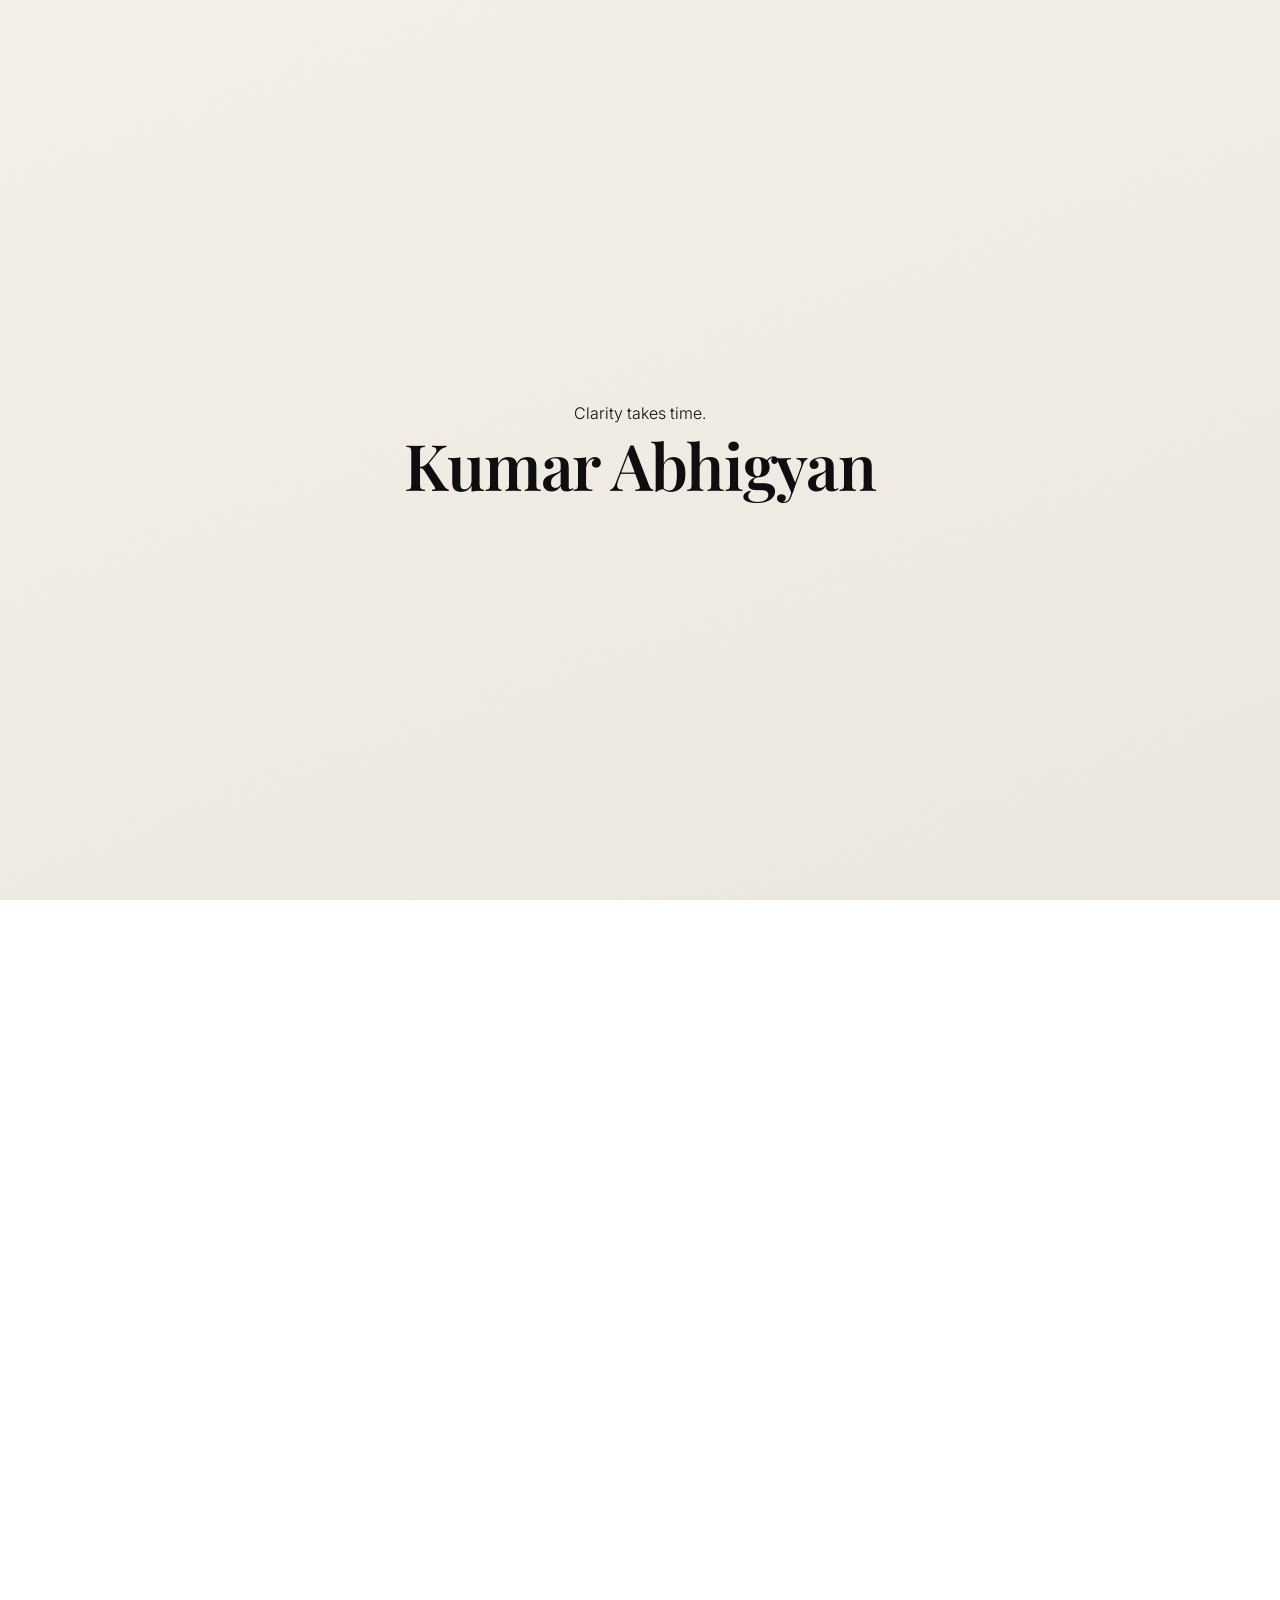
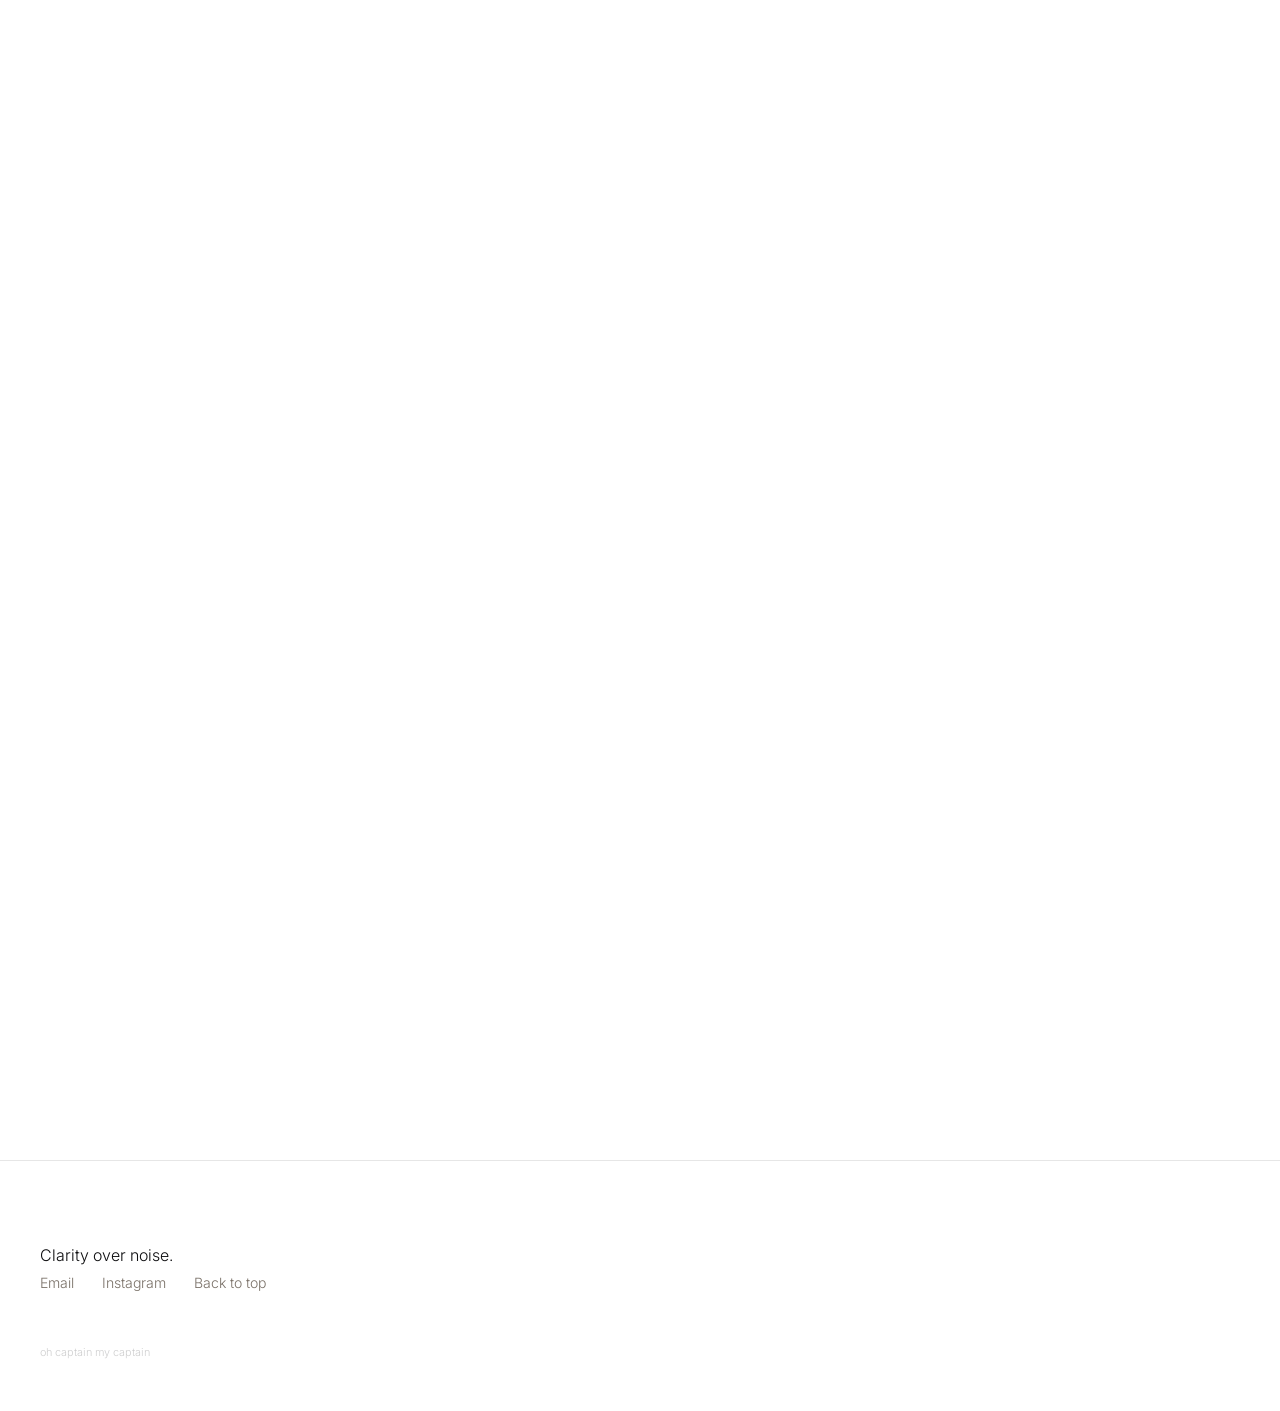
<file: Index.htm>
<!DOCTYPE html>
<html lang="en">
<head>
<meta charset="UTF-8" />
<meta name="viewport" content="width=device-width, initial-scale=1.0" />
<title>Kumar Abhigyan — Writer</title>
<meta name="description" content="Kumar Abhigyan — writer, debater, and systems thinker. Books and essays on clarity, patterns, and the world beneath the surface." />
<meta property="og:title" content="Kumar Abhigyan — Writer" />
<meta property="og:description" content="Books and essays on clarity, patterns, and the world beneath the surface." />
<meta property="og:image" content="Moonrise.jpg" />
<meta property="og:type" content="website" />
<meta name="twitter:card" content="summary_large_image" />
<link rel="icon" href="favicon.svg" type="image/svg+xml" />
<link rel="preconnect" href="https://fonts.googleapis.com" />
<link rel="preconnect" href="https://fonts.gstatic.com" crossorigin />
<link href="https://fonts.googleapis.com/css2?family=Playfair+Display:wght@500;600;700&family=Inter:wght@300;400;500&display=swap" rel="stylesheet" />
<link rel="stylesheet" href="style.css" />
</head>
<body>
<div class="grain" aria-hidden="true"></div>

<div id="intro" aria-hidden="true">
  <div class="intro-inner">
    <p class="intro-line">Clarity takes time.</p>
    <h1 id="intro-name">Kumar Abhigyan</h1>
  </div>
</div>

<header>
  <div class="nav container">
    <div class="logo">Kumar Abhigyan</div>
    <button id="menuBtn" class="menu-btn" type="button" aria-label="Open menu" aria-controls="menu" aria-expanded="false">
      <span></span><span></span><span></span>
    </button>
  </div>
  <nav id="menu" class="menu" aria-label="Primary navigation">
    <a href="#home">Home</a>
    <a href="#updates">Latest</a>
    <a href="#about">About</a>
    <a href="#books">Books</a>
    <a href="#essays">Essays</a>
    <a href="#contact">Contact</a>
    <hr>
    <button id="readingToggle" class="btn secondary" type="button">Reading Mode</button>
    <button id="darkToggle" class="btn secondary" type="button">Dark Mode</button>
  </nav>
</header>

<main>
  <section id="home" class="hero reveal">
    <div class="container hero-inner">
      <h1>
        <span class="hero-main">Kumar Abhigyan</span>
        <span class="hero-subline">Clarity over noise.</span>
      </h1>
      <p class="hero-sub">Understanding systems, patterns, and what lies beneath.</p>
    </div>
  </section>

  <section class="quote reveal">
    <div class="container">
      <p>"Most things don't change loudly.<br>They shift quietly, beneath attention."</p>
    </div>
  </section>

  <section class="teaser reveal">
    <div class="container">
      <p>Currently working on</p>
      <h3>"I Can, For I Am." — a story about finding your voice when the world refuses to hear you.</h3>
    </div>
  </section>

  <section id="featured" class="featured reveal">
    <div class="container">
      <div class="featured-grid">
        <img src="Moonrise.jpg" alt="Dreams Beyond The Moonrise cover">
        <div class="featured-content">
          <h2>Dreams Beyond The Moonrise</h2>
          <p>A reflection on ambition, perception, and the quiet forces shaping human decisions.</p>
          <div class="btns">
            <button class="btn primary demoBtn" type="button" data-demo="https://docs.google.com/document/d/1hX5D8Ji7ckjub0adSA4PB3Sn8DvbhAqhfdLxCyDeeRw/preview">Read Demo</button>
            <a class="btn secondary" href="https://amzn.in/d/0gVSUUmd" target="_blank" rel="noreferrer">Buy Ebook</a>
          </div>
        </div>
      </div>
    </div>
  </section>

  <section id="updates" class="updates reveal">
    <div class="container">
      <h2 class="section-title">Latest Updates</h2>
      <div id="updatesFeed" class="updates-feed">
        <p style="color:var(--slate)">Loading updates...</p>
      </div>
    </div>
  </section>

  <section id="about" class="about reveal">
    <div class="container">
      <h2 class="section-title">Meet Kumar Abhigyan</h2>
      <p class="about-preview">
        Kumar Abhigyan, born in October 2011 and based in Jharkhand, is an emerging writer, debater, and systems thinker focused on clarity, long-term understanding, and the deeper patterns beneath events.
      </p>
      <button id="aboutBtn" class="btn secondary" type="button">Read More</button>
      <div id="about-more" class="about-more">
        <p>Kumar Abhigyan, born in October 2011 and based in Jharkhand, represents a generation that has grown up surrounded by constant information yet chooses to approach it with discipline rather than reaction. At a time when speed often passes for intelligence, his work leans toward clarity, structure, and long-term understanding.</p>
        <p>He identifies as a writer, but his work is broader than writing alone. He is an observer of systems, a debater, and someone who is interested in how ideas hold together when tested. His focus is not on surface-level commentary. It is on the deeper patterns that shape what people believe, how they respond, and why outcomes repeat across different contexts.</p>
        <p>That systems approach shows up throughout his work. Instead of looking at events as isolated moments, he studies how they connect to history, institutions, incentives, behaviour, and power. This is what gives his writing its tone: measured, analytical, and intent on making the complicated easier to see without making it shallow.</p>
        <p>His interests are varied, but they are not random. Motorsports reflects precision, timing, control, and the importance of marginal gains. Cooking reflects patience, process, and transformation. Human behaviour connects directly to his writing and analysis. Exploration, whether intellectual or physical, remains a constant part of how he learns.</p>
        <p>He also keeps an active presence on Instagram, where he shares updates and explanations in a way that keeps people informed without overwhelming them. That platform acts as an extension of his thinking: concise when needed, but still grounded in substance. He is not trying to sound loud. He is trying to sound clear.</p>
        <p>In debate, he is drawn less to the performance of disagreement and more to the process of sharpening thought. He values questions that improve understanding. He cares about whether an argument actually explains something, whether a claim stands up under pressure, and whether an idea can survive context. That approach shapes his writing just as much as it shapes his discussions.</p>
        <p>The central principle across his work is simple: clarity over noise. He is interested in the kind of understanding that takes time to build and is harder to break. His books and essays are part of that effort — a body of work focused on pattern recognition, long-term thinking, and the search for a cleaner way to see the world.</p>
        <p>That makes his profile more than a list of interests. It is a direction. A writer who is still growing, still observing, still refining — but already clear about the kind of thinking he values.</p>
      </div>
    </div>
  </section>

  <section id="books" class="books reveal">
    <div class="container">
      <h2 class="section-title">Books</h2>
      <div class="books-grid">
        <article class="book">
          <img src="Moonrise.jpg" alt="Dreams Beyond The Moonrise cover">
          <h3>Dreams Beyond The Moonrise</h3>
          <div class="btns">
            <button class="btn primary demoBtn" type="button" data-demo="https://docs.google.com/document/d/1hX5D8Ji7ckjub0adSA4PB3Sn8DvbhAqhfdLxCyDeeRw/preview">Read Demo</button>
            <a class="btn secondary" href="https://amzn.in/d/0gVSUUmd" target="_blank" rel="noreferrer">Buy Ebook</a>
          </div>
        </article>
        <article class="book">
          <img src="Illusion.jpg" alt="The Illusion of Stability cover">
          <h3>The Illusion of Stability</h3>
          <div class="btns">
            <button class="btn primary demoBtn" type="button" data-demo="https://docs.google.com/document/d/1P_Wta6BUcECNzEKLSVpIUhwUVImD2bTd6KkgeDDpkns/preview">Read Demo</button>
            <a class="btn secondary" href="https://amzn.in/d/0cI5FLPC" target="_blank" rel="noreferrer">Buy Ebook</a>
          </div>
        </article>
        <article class="book">
          <img src="Threads.jpg" alt="Threads of Tomorrow cover">
          <h3>Threads of Tomorrow</h3>
          <div class="btns">
            <button class="btn primary demoBtn" type="button" data-demo="https://docs.google.com/document/d/1SfJ8AGDsl_oIxxhMbH65jzSPVIRGAdrN_gmJZsz-1oo/preview">Read Demo</button>
            <a class="btn secondary" href="https://amzn.in/d/06dcVKSE" target="_blank" rel="noreferrer">Buy Ebook</a>
          </div>
        </article>
        <article class="book">
          <img src="Teenager.jpg" alt="The World from an Indian Teenager's POV cover">
          <h3>The World from an Indian Teenager's POV</h3>
          <div class="btns">
            <button class="btn primary demoBtn" type="button" data-demo="https://docs.google.com/document/d/1vKai0FN4P92hSbNgSvuZVGJo-z1Cm6r7/preview">Read Demo</button>
            <a class="btn secondary" href="https://amzn.in/d/0jjF0uhg" target="_blank" rel="noreferrer">Buy Ebook</a>
            <a class="btn secondary" href="https://store.pothi.com/book/kumar-abhigyan-world-indian-teenagers-pov/" target="_blank" rel="noreferrer">Paperback</a>
          </div>
        </article>
        <article class="book">
          <img src="ICanForIAm.jpg" alt="I Can, For I Am cover">
          <h3>I Can, For I Am.</h3>
          <p style="color:var(--slate);font-size:.9rem">A story about finding your voice when the world refuses to hear you.</p>
          <span class="read-time">Coming Soon</span>
        </article>
      </div>
    </div>
  </section>

  <section id="essays" class="essays reveal">
    <div class="container">
      <h2 class="section-title">Essays</h2>
      <div class="essay-grid">
        <article class="essay-card">
          <span class="read-time">4 min read</span>
          <h3>US–Iran War — WW3?</h3>
          <p>A deep look at how decades of distrust, strategic rivalry, and regional pressure shaped the conflict.</p>
          <button class="btn secondary essayBtn" type="button" data-target="essay1">Read</button>
        </article>
        <article class="essay-card">
          <span class="read-time">5 min read</span>
          <h3>World War II — Shaping Today</h3>
          <p>Why World War II is not just history, but the foundation of the modern global order.</p>
          <button class="btn secondary essayBtn" type="button" data-target="essay2">Read</button>
        </article>
        <article class="essay-card">
          <span class="read-time">4 min read</span>
          <h3>India — Rise or Struggle?</h3>
          <p>India's growth, structural challenges, and the real question behind the idea of a "rise".</p>
          <button class="btn secondary essayBtn" type="button" data-target="essay3">Read</button>
        </article>
      </div>
    </div>
  </section>

  <div id="readingMode" class="reading-mode" role="dialog" aria-modal="true" aria-label="Essay Reader" aria-hidden="true">
    <div class="reading-content">
      <span id="closeReading" role="button" tabindex="0" aria-label="Close reading mode">×</span>

      <div id="essay1" class="essay-full">
        <span class="backToEssays" role="button">&larr; Back to essays</span>
        <h2>US–Iran War — WW3?</h2>
        <p>The tension between the United States and Iran is often discussed as if it is a recent crisis waiting to explode. In reality, it is the product of decades of history, layered distrust, strategic competition, and repeated misunderstandings. It is not a single relationship problem. It is a structure that has been building for a long time.</p>
        <p>Before 1979, the two countries were not natural enemies. Iran, under the Shah, maintained close ties with the United States and was part of the broader Western strategic orbit. But the relationship carried a hidden tension. Iranian memory of the 1953 coup, in which foreign interference helped reshape political power inside the country, did not vanish just because diplomatic ties continued. It sat underneath the surface, waiting for the right moment to shape the future.</p>
        <div class="pull-quote">"The real danger is not that the conflict is simple. It is that it is so layered that one mistake can move it into a far more dangerous phase."</div>
        <p>The 1979 Revolution changed everything. Iran became an Islamic Republic, and its sense of national identity shifted sharply. The United States, which had once been seen as a partner, was now viewed by many in Iran as a symbol of external influence and political intrusion. The hostage crisis that followed hardened the divide and made reconciliation far more difficult.</p>
        <p>Over the decades that followed, the rivalry grew through indirect confrontation rather than direct war. Sanctions, proxy conflicts, naval incidents, cyber operations, regional competition, and diplomatic breakdowns all added layers to the same story.</p>
        <p>The nuclear issue intensified the situation further. For the United States, the fear was that Iran's nuclear program could become a weapon of leverage or defense that would shift the regional balance. For Iran, the program was tied to sovereignty, deterrence, and the ability to resist pressure.</p>
        <p>So is it World War III? Not in the literal sense people casually mean online. But it is certainly one of the most important fault lines in modern geopolitics. The U.S.–Iran conflict is less about one event than about history accumulating pressure.</p>
        <div class="share-row">
          <a class="btn secondary" target="_blank" rel="noreferrer" href="https://wa.me/?text=US-Iran%20War%20-%20WW3%3F">Share on WhatsApp</a>
          <a class="btn secondary" target="_blank" rel="noreferrer" href="https://twitter.com/intent/tweet?text=US-Iran%20War%20-%20WW3%3F">Share on X</a>
        </div>
        <div class="related">
          <p style="color:var(--gold);text-transform:uppercase;font-size:.8rem;letter-spacing:.06em;margin-bottom:14px">You might also like</p>
          <button class="btn secondary essayBtn" data-target="essay2">World War II — Shaping Today</button>
        </div>
      </div>

      <div id="essay2" class="essay-full">
        <span class="backToEssays" role="button">&larr; Back to essays</span>
        <h2>World War II — The Event That Shaped the Modern World</h2>
        <p>World War II is often described as the largest conflict in human history, but that description only captures part of its significance. What makes the war so important is not just its scale, but the way it reorganized the world after it ended.</p>
        <p>Before the war, the global order was dominated by European empires. The war shattered that balance. Europe was devastated physically, economically, and politically. The old assumption that European states could indefinitely control the world was no longer credible.</p>
        <div class="pull-quote">"Almost everything in contemporary geopolitics can be traced back to the changes the war set in motion."</div>
        <p>In that vacuum, the United States and the Soviet Union emerged as the two central superpowers. The world moved from a European imperial system to a bipolar system defined by two competing models of power. The Cold War grew directly from this shift.</p>
        <p>World War II also reshaped institutions. The United Nations was created to prevent another global catastrophe. NATO emerged later as a military answer to the postwar security fears.</p>
        <p>Perhaps the most important long-term outcome was decolonization. European powers came out of the war weakened, and independence movements across Asia and Africa gained momentum. India's independence in 1947 is one of the most important examples.</p>
        <p>That is why World War II still matters so much. It was the moment that created the framework of the modern world: superpowers, alliances, institutions, deterrence, decolonization, and the idea that global order is both structured and unstable.</p>
        <div class="share-row">
          <a class="btn secondary" target="_blank" rel="noreferrer" href="https://wa.me/?text=World%20War%20II%20-%20Shaping%20Today">Share on WhatsApp</a>
          <a class="btn secondary" target="_blank" rel="noreferrer" href="https://twitter.com/intent/tweet?text=World%20War%20II%20-%20Shaping%20Today">Share on X</a>
        </div>
        <div class="related">
          <p style="color:var(--gold);text-transform:uppercase;font-size:.8rem;letter-spacing:.06em;margin-bottom:14px">You might also like</p>
          <button class="btn secondary essayBtn" data-target="essay3">India — Rise or Struggle?</button>
        </div>
      </div>

      <div id="essay3" class="essay-full">
        <span class="backToEssays" role="button">&larr; Back to essays</span>
        <h2>India — Rise or Struggle?</h2>
        <p>India is often described as a rising power, and that description is not wrong. Its population is large, its economy is growing, its digital systems are expanding, and its geopolitical relevance is increasing. But the real question is what kind of rise this is.</p>
        <p>A rise in global influence requires more than growth numbers. It requires institutional strength, execution, education, infrastructure, and long-term consistency. India has clear strengths: a large and young population, a growing digital ecosystem, a strong service sector, and a strategic position between major regions.</p>
        <div class="pull-quote">"A country does not become globally significant just because its economy grows. It becomes truly influential when it can convert growth into consistency."</div>
        <p>But structural challenges remain. Development is uneven across states. Infrastructure still faces major gaps. Education and skills are not yet aligned everywhere with the demands of a rapidly changing economy.</p>
        <p>India's geopolitical role is also important. It does not fit neatly into old alliance systems. It maintains relationships with multiple major powers while preserving autonomy.</p>
        <p>So is India rising? Yes, in many ways. But the more meaningful answer is more complicated. It is rising while still carrying structural challenges that shape the pace and shape of that rise.</p>
        <div class="share-row">
          <a class="btn secondary" target="_blank" rel="noreferrer" href="https://wa.me/?text=India%20-%20Rise%20or%20Struggle%3F">Share on WhatsApp</a>
          <a class="btn secondary" target="_blank" rel="noreferrer" href="https://twitter.com/intent/tweet?text=India%20-%20Rise%20or%20Struggle%3F">Share on X</a>
        </div>
        <div class="related">
          <p style="color:var(--gold);text-transform:uppercase;font-size:.8rem;letter-spacing:.06em;margin-bottom:14px">You might also like</p>
          <button class="btn secondary essayBtn" data-target="essay1">US–Iran War — WW3?</button>
        </div>
      </div>
    </div>
  </div>

  <section id="contact" class="contact reveal">
    <div class="container">
      <h2 class="section-title">Contact</h2>
      <a href="mailto:abhigyan025@gmail.com">
        <svg width="20" height="20" viewBox="0 0 24 24" aria-hidden="true"><path d="M4 4h16a2 2 0 0 1 2 2v12a2 2 0 0 1-2 2H4a2 2 0 0 1-2-2V6a2 2 0 0 1 2-2zm16 3.2-8 5.3-8-5.3V6l8 5.3L20 6v1.2z"/></svg>
        Email
      </a>
      <br>
      <a href="https://www.instagram.com/kumar.abhigyan_" target="_blank" rel="noreferrer">
        <svg width="20" height="20" viewBox="0 0 24 24" aria-hidden="true"><path d="M7 2C4.24 2 2 4.24 2 7v10c0 2.76 2.24 5 5 5h10c2.76 0 5-2.24 5-5V7c0-2.76-2.24-5-5-5H7zm5 5a5 5 0 1 1 0 10 5 5 0 0 1 0-10zm6.5-.8a1.3 1.3 0 1 1-2.6 0 1.3 1.3 0 0 1 2.6 0z"/></svg>
        Instagram
      </a>
    </div>
  </section>
</main>

<footer>
  <p>Clarity over noise.</p>
  <div class="footer-links">
    <a href="mailto:abhigyan025@gmail.com">Email</a>
    <a href="https://www.instagram.com/kumar.abhigyan_" target="_blank" rel="noreferrer">Instagram</a>
    <a href="#home">Back to top</a>
  </div>
  <p id="easter">oh captain my captain</p>
</footer>

<div id="demoModal" class="modal" role="dialog" aria-modal="true" aria-label="Demo Preview" aria-hidden="true">
  <div class="modal-content">
    <span id="closeDemo" role="button" tabindex="0" aria-label="Close demo">×</span>
    <iframe id="demoFrame" title="Demo preview"></iframe>
  </div>
</div>

<script src="script.js" defer></script>
</body>
</html>
</file>
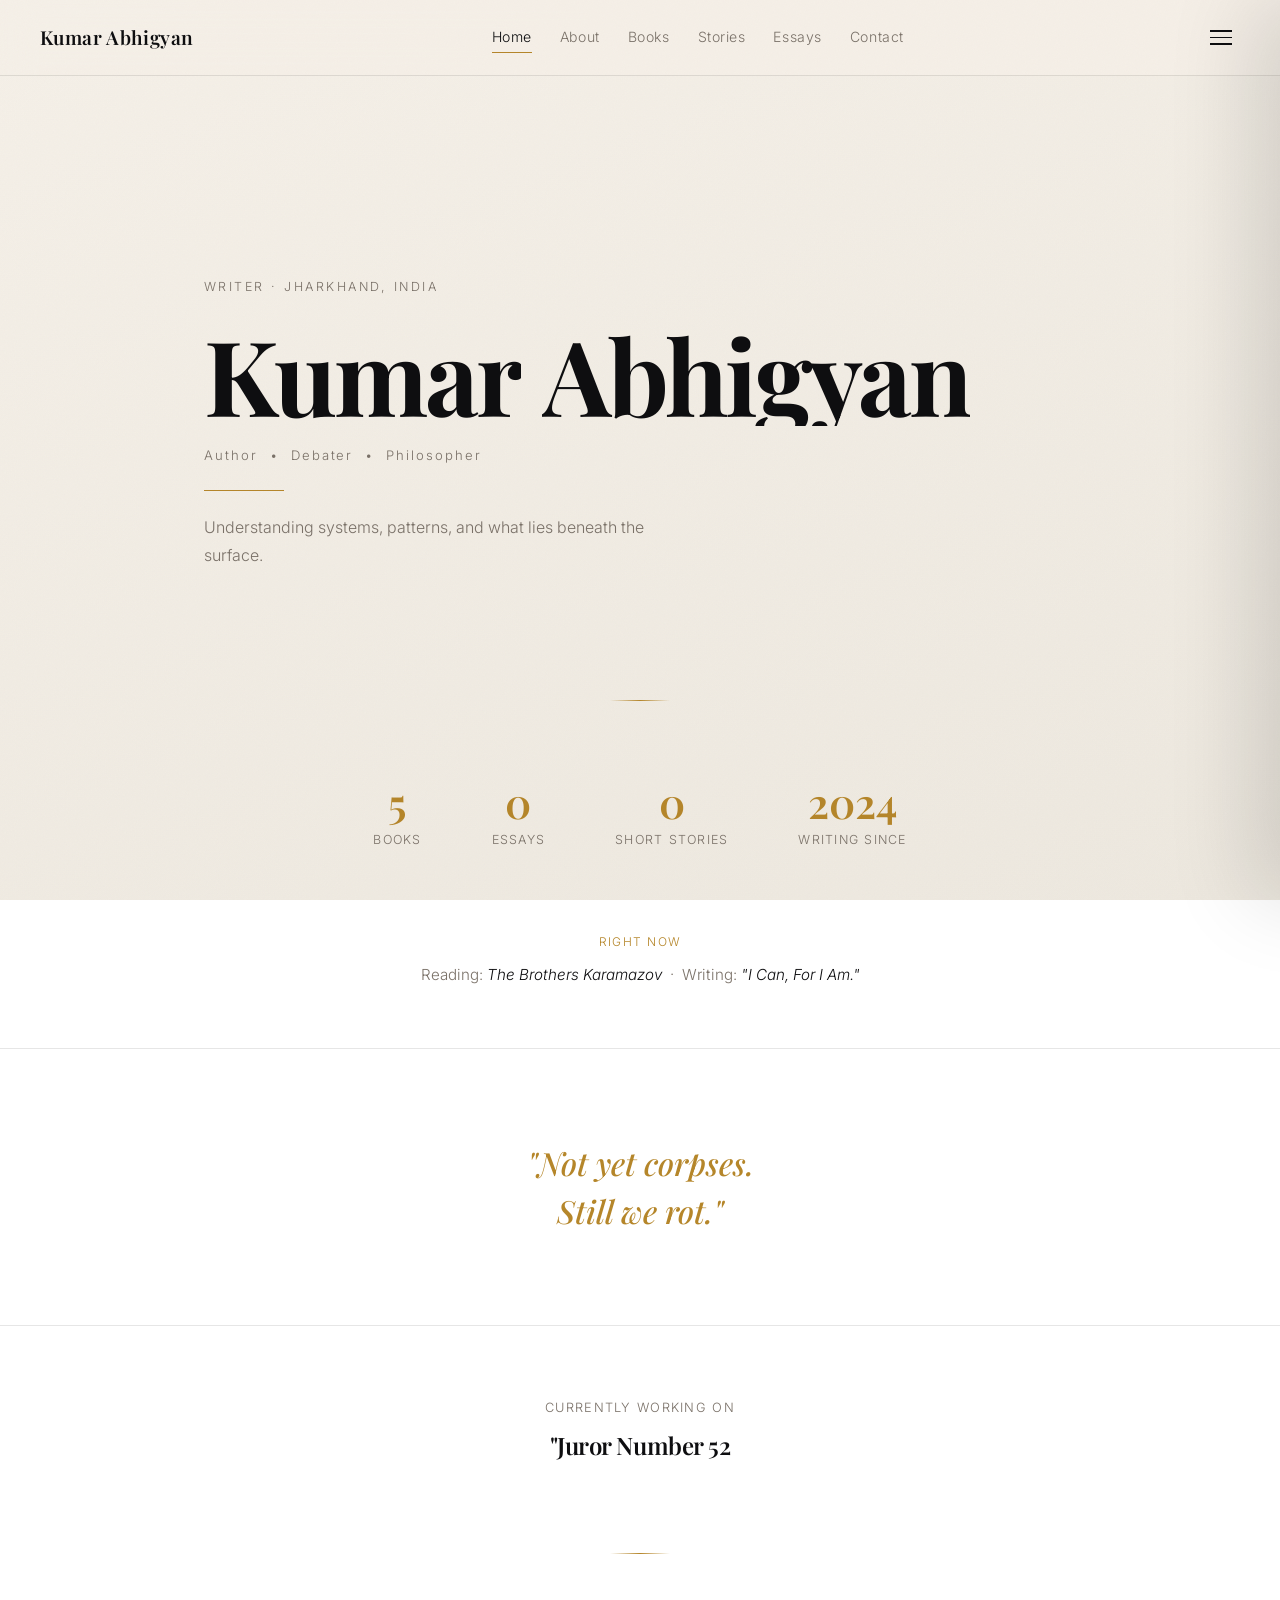
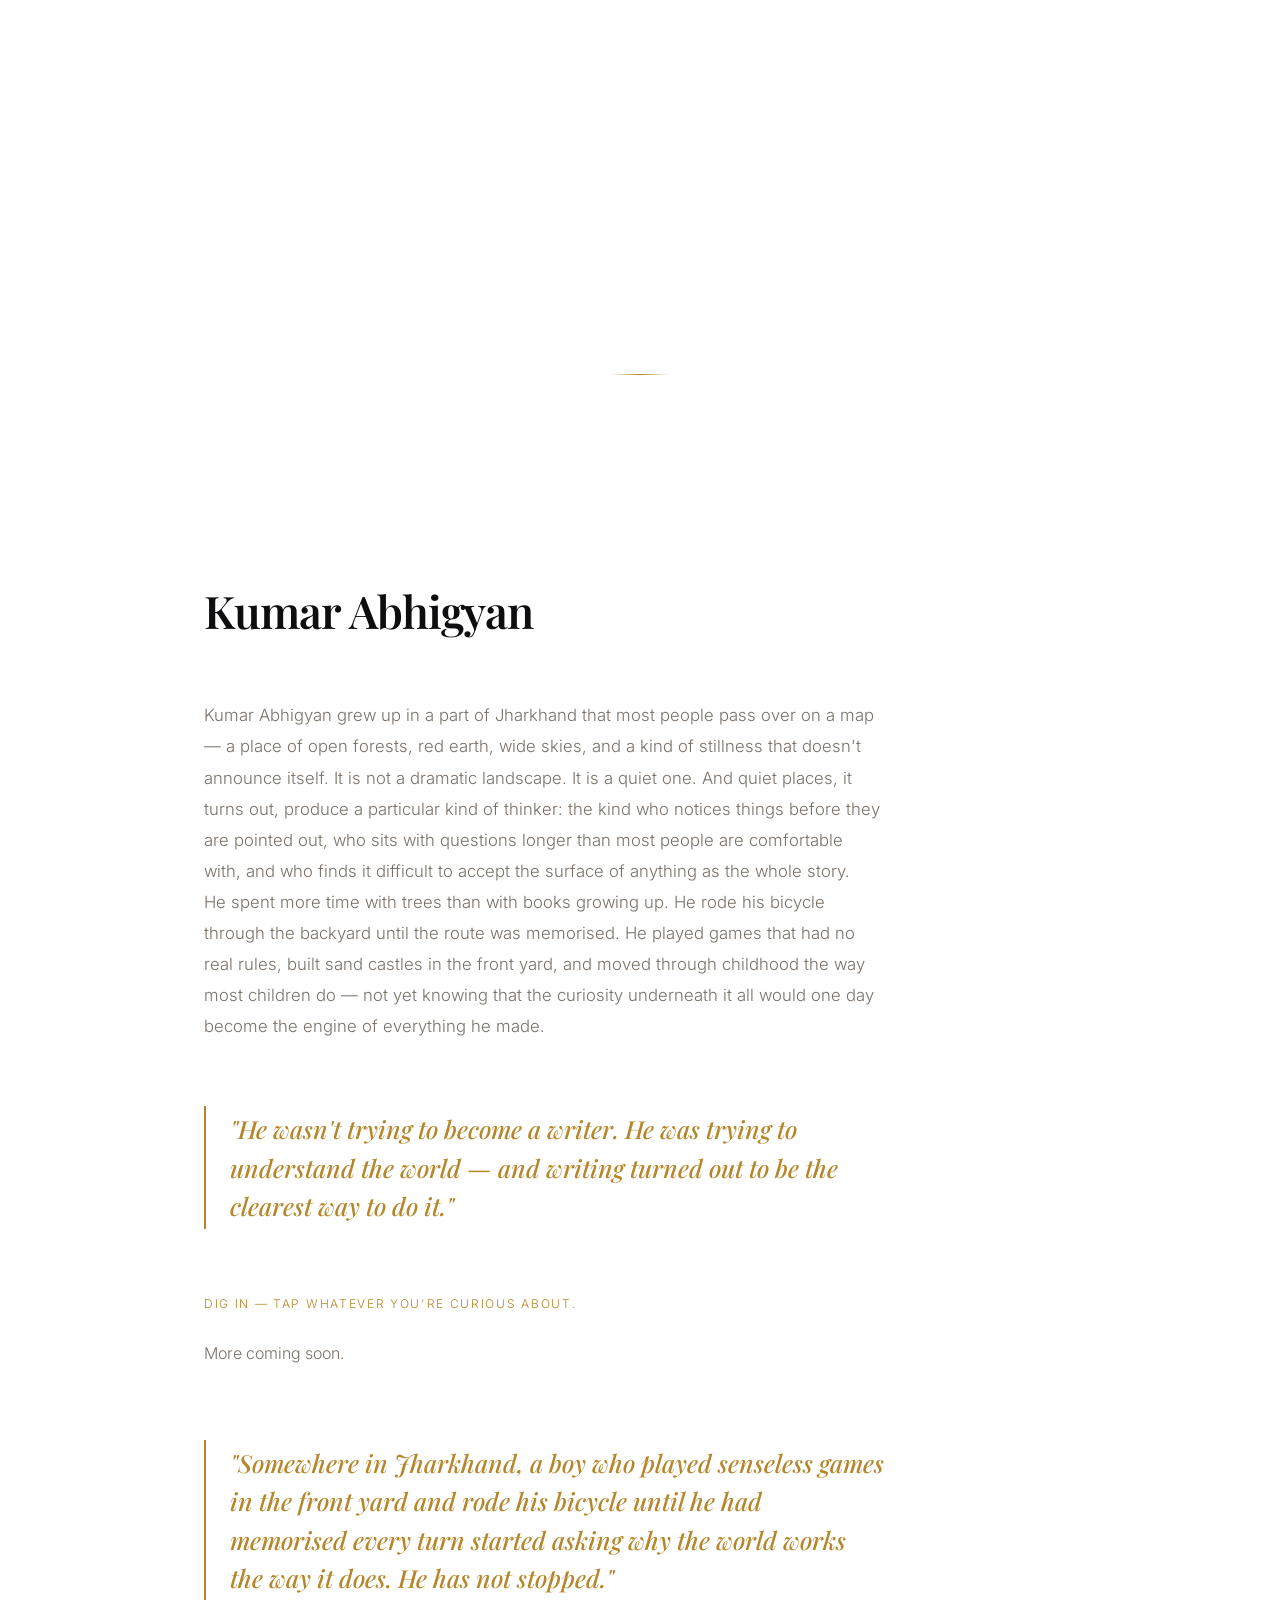
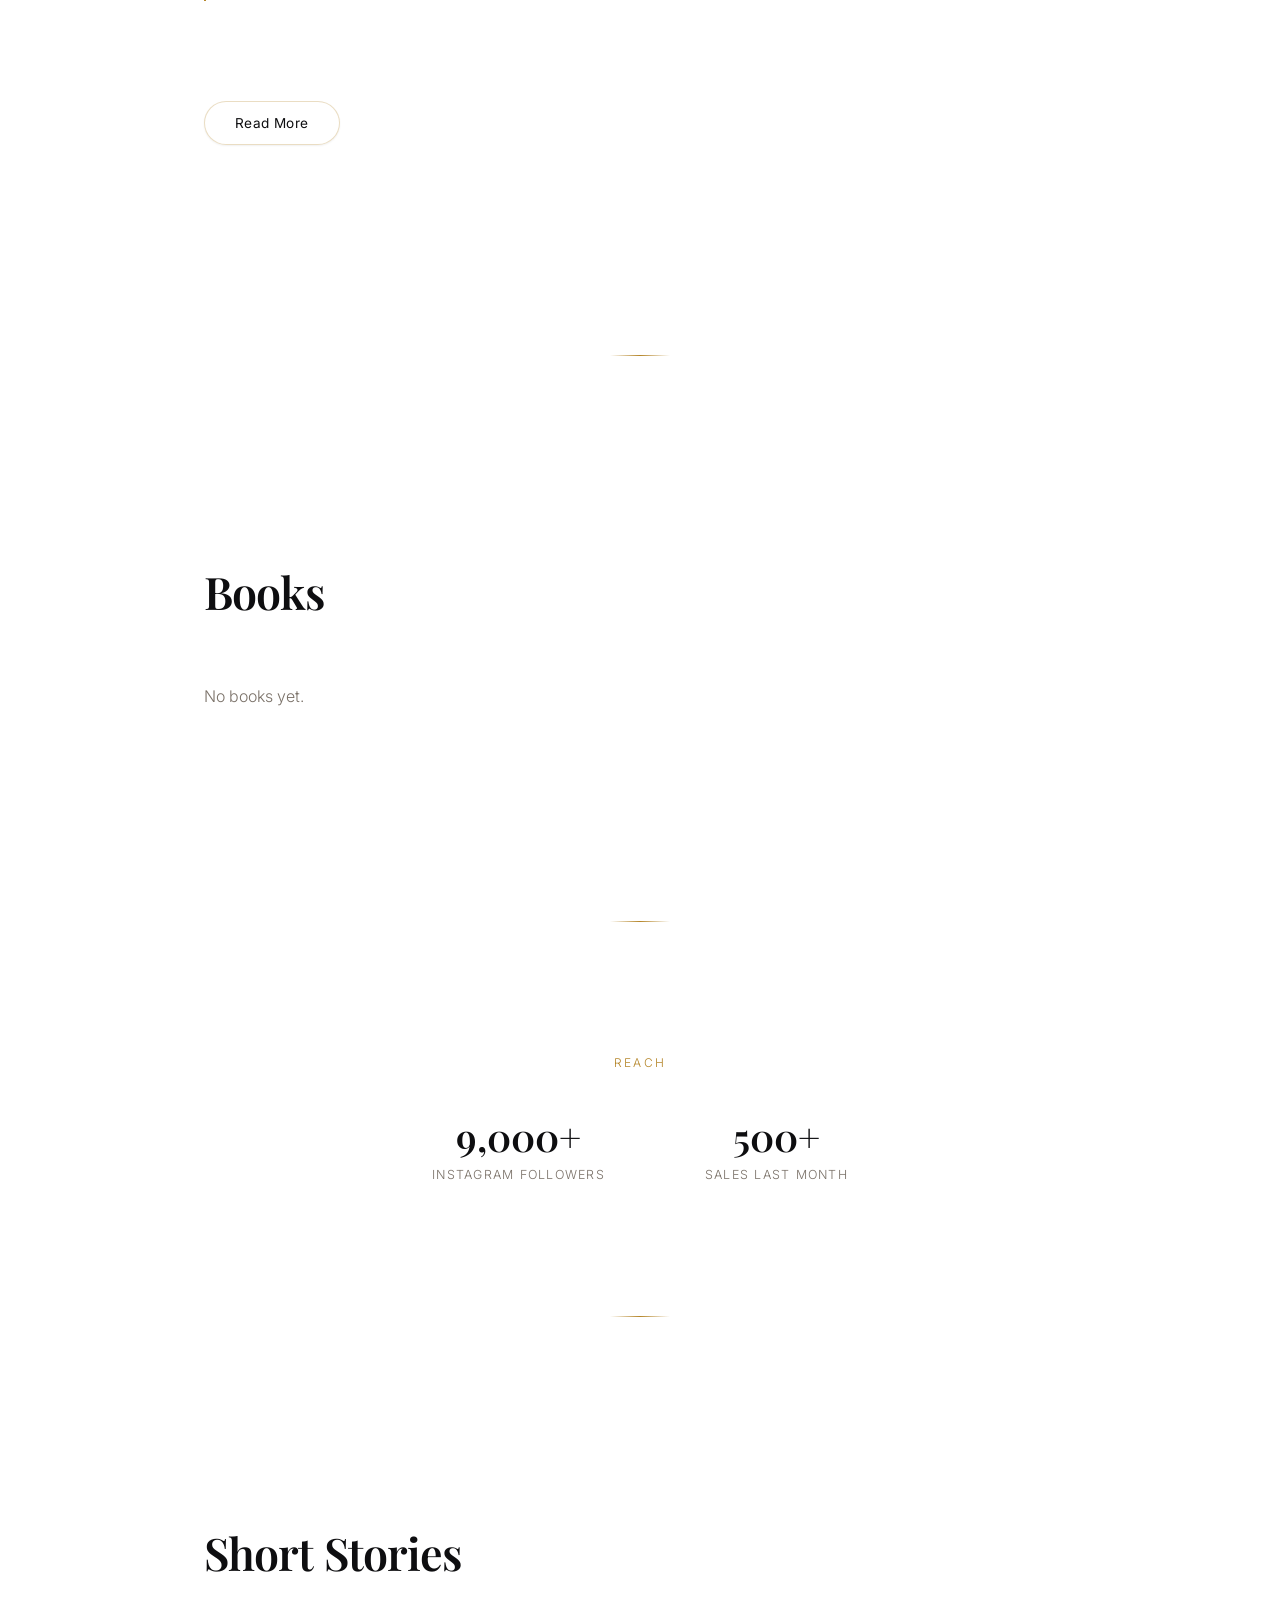
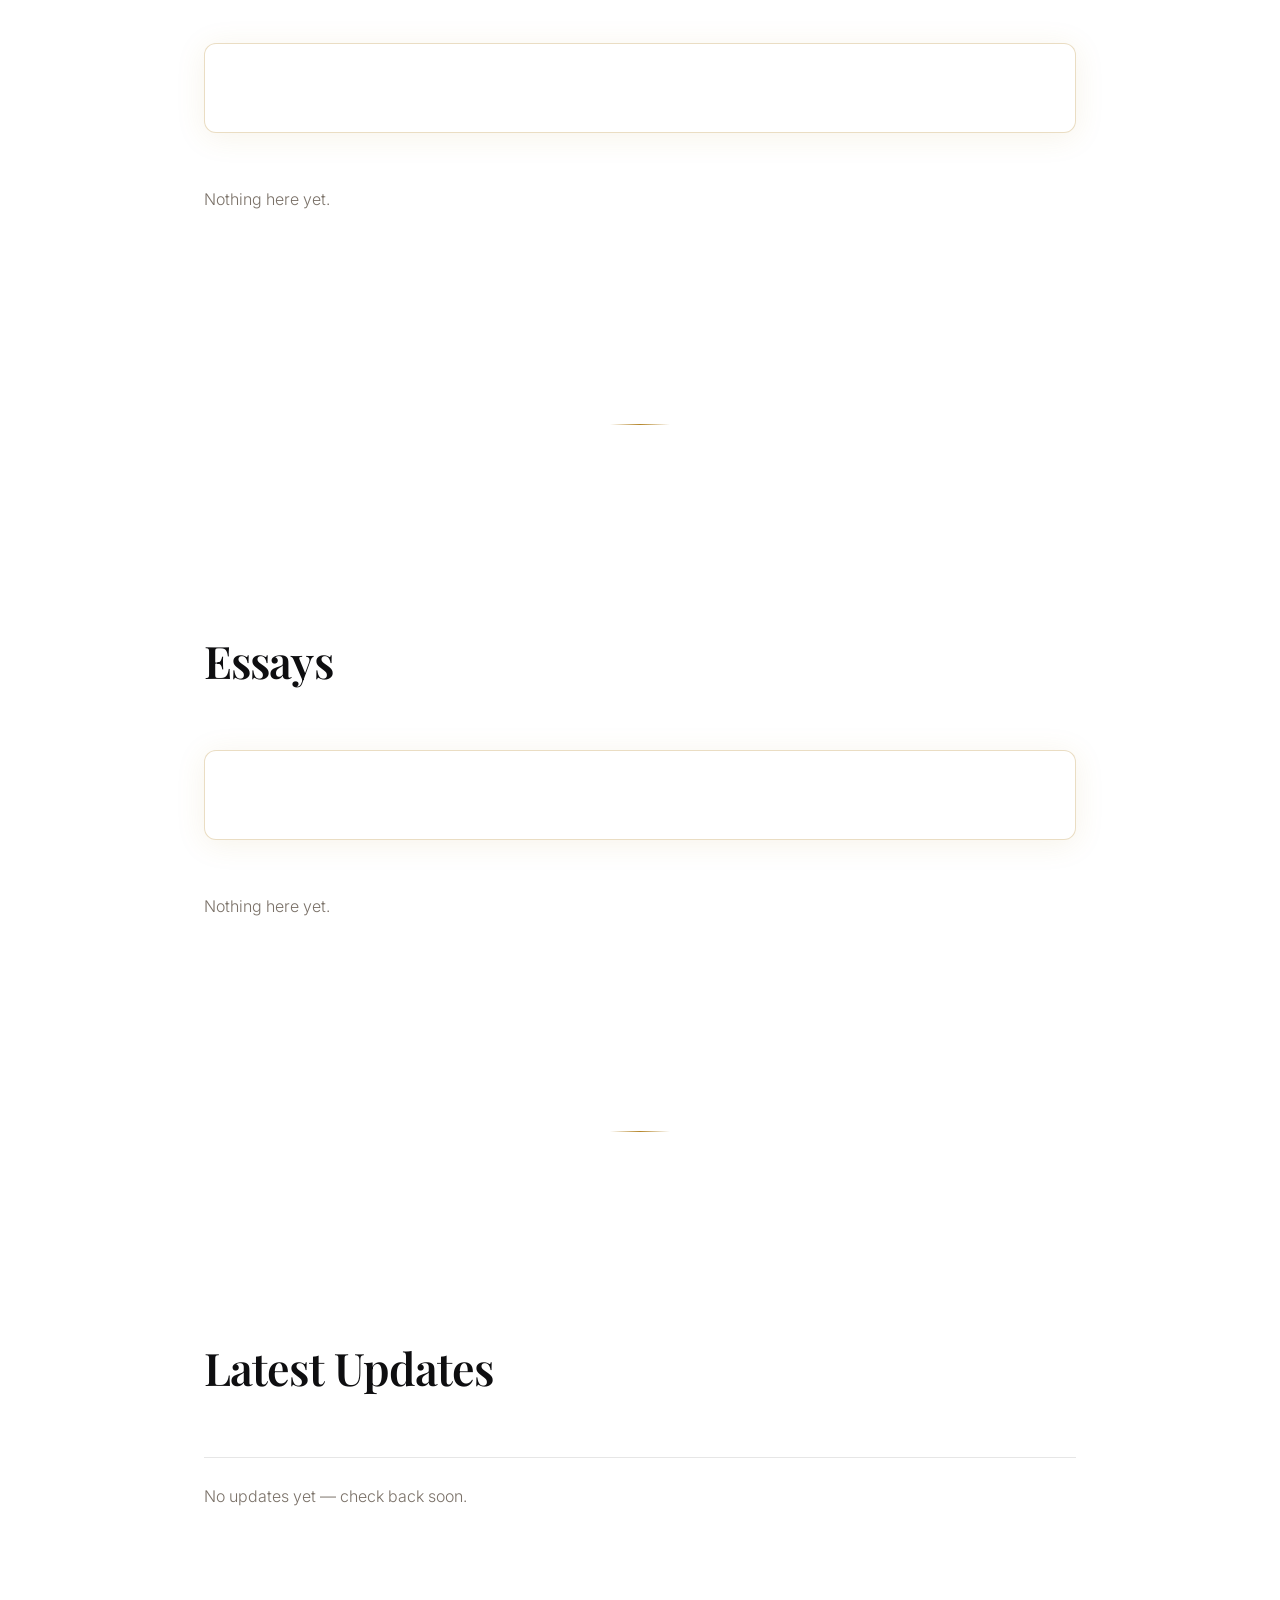
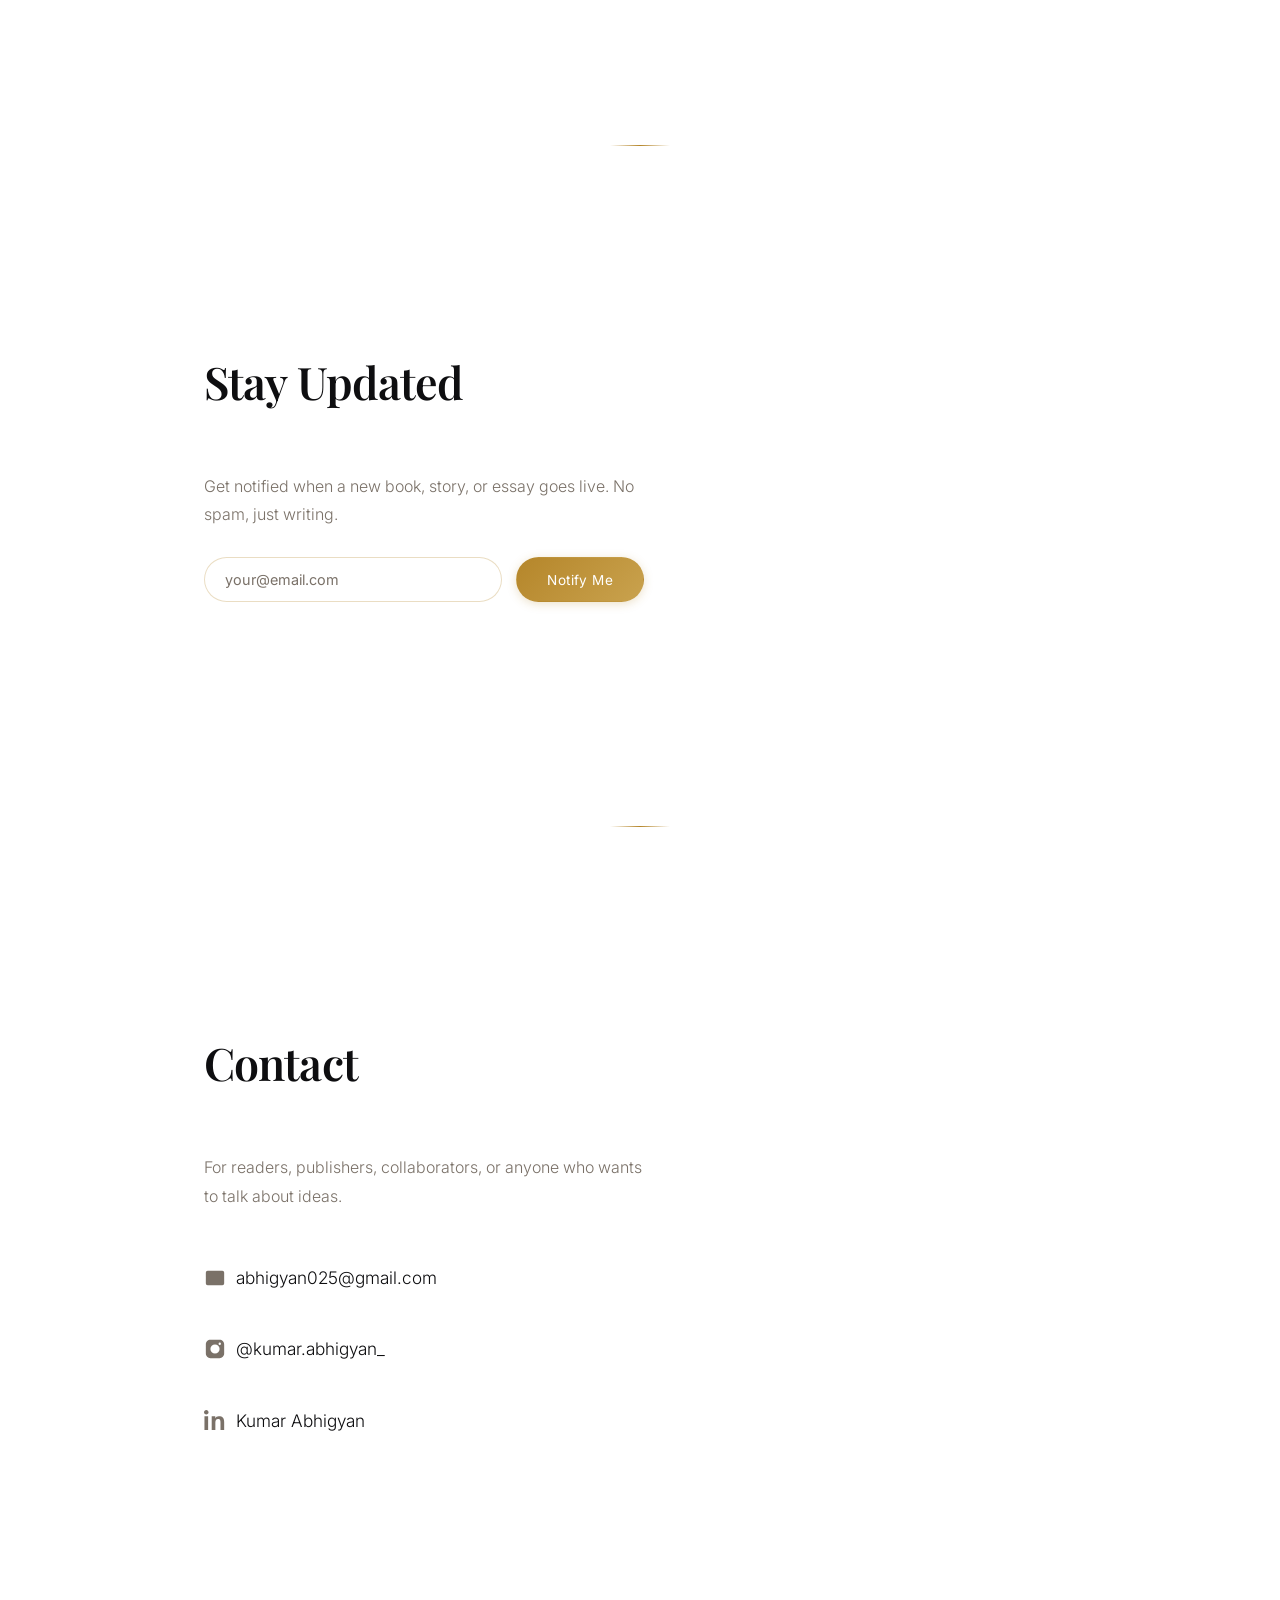
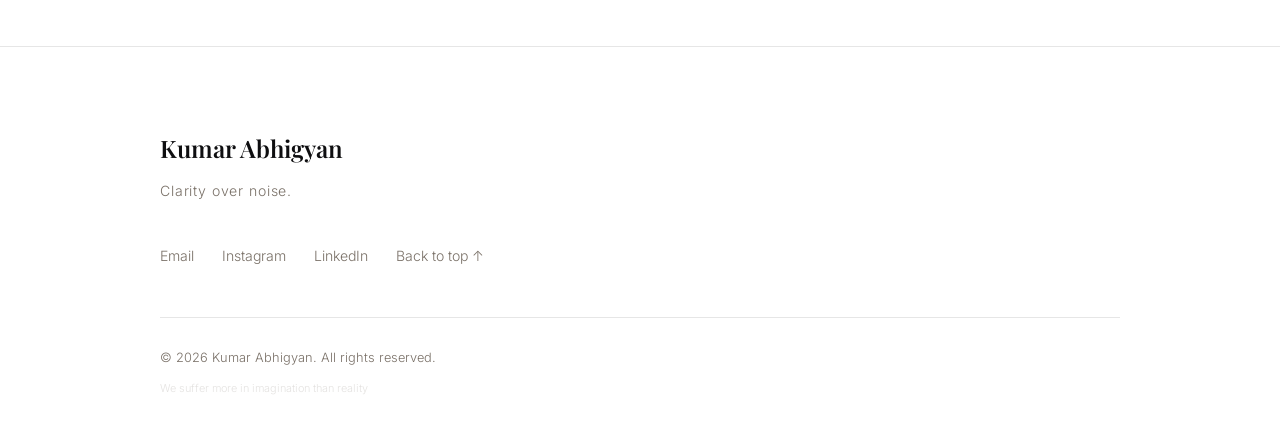
<file: index.html>
<!DOCTYPE html>
<html lang="en">
<head>
<meta charset="UTF-8" />
<meta name="viewport" content="width=device-width, initial-scale=1.0" />
<title>Kumar Abhigyan — Writer</title>
<meta name="description" content="Kumar Abhigyan — writer, debater, and systems thinker. Books, short stories, and essays on clarity, patterns, and the world beneath the surface." />
<meta property="og:title" content="Kumar Abhigyan — Writer" />
<meta property="og:description" content="Books, short stories, and essays on clarity, patterns, and the world beneath the surface." />
<meta property="og:image" content="Teenager.jpg" />
<meta property="og:type" content="website" />
<meta name="twitter:card" content="summary_large_image" />
<link rel="icon" href="favicon.png" type="image/png" />
<link rel="preconnect" href="https://fonts.googleapis.com" />
<link rel="preconnect" href="https://fonts.gstatic.com" crossorigin />
<link href="https://fonts.googleapis.com/css2?family=Playfair+Display:ital,wght@0,500;0,600;0,700;1,500;1,700&family=Inter:wght@300;400;500&display=swap" rel="stylesheet" />
<link rel="stylesheet" href="style.css" />
</head>
<body>

<div class="grain" aria-hidden="true"></div>
<div id="pageProgress" class="page-progress"></div>

<div id="intro" aria-hidden="true">
  <div class="intro-inner">
    <p class="intro-tagline">Clarity takes time.</p>
    <div id="intro-name">Kumar Abhigyan</div>
    <div class="intro-line-gold"></div>
  </div>
</div>

<div class="menu-overlay" id="menuOverlay"></div>

<header>
  <div class="nav">
    <div class="logo">Kumar Abhigyan</div>
    <nav class="nav-links" aria-label="Primary">
      <a href="#home" data-section="home">Home</a>
      <a href="#about" data-section="about">About</a>
      <a href="#books" data-section="books">Books</a>
      <a href="#stories" data-section="stories">Stories</a>
      <a href="#essays" data-section="essays">Essays</a>
      <a href="#contact" data-section="contact">Contact</a>
    </nav>
    <button id="menuBtn" class="menu-btn" type="button" aria-label="Open menu" aria-controls="menu" aria-expanded="false">
      <span></span><span></span><span></span>
    </button>
  </div>
</header>

<nav id="menu" class="menu" aria-label="Mobile navigation">
  <a href="#home">Home</a>
  <a href="#about">About</a>
  <a href="#books">Books</a>
  <a href="#stories">Stories</a>
  <a href="#essays">Essays</a>
  <a href="#updates">Latest</a>
  <a href="#contact">Contact</a>
  <hr>
  <button id="readingToggle" class="btn secondary" type="button">Reading Mode</button>
  <button id="darkToggle" class="btn secondary" type="button">Dark Mode</button>
</nav>

<main>

  <section id="home" class="hero">
    <div class="container">
      <p class="hero-eyebrow">Writer · Jharkhand, India</p>
      <h1 class="hero-name">Kumar Abhigyan</h1>
      <p class="hero-roles">Author &nbsp;•&nbsp; Debater &nbsp;•&nbsp; Philosopher</p>
      <div class="hero-gold-line"></div>
      <p class="hero-sub">Understanding systems, patterns, and what lies beneath the surface.</p>
    </div>
  </section>

  <div class="gold-divider reveal"><span></span></div>

  <section class="stats reveal">
    <div class="container">
      <div class="stats-row">
        <div class="stat"><strong id="statBooksCount">5</strong><span>Books</span></div>
        <div class="stat"><strong id="statEssaysCount">3</strong><span>Essays</span></div>
        <div class="stat"><strong id="statStoriesCount">—</strong><span>Short Stories</span></div>
        <div class="stat"><strong>2024</strong><span>Writing Since</span></div>
      </div>
    </div>
  </section>

  <section class="now reveal">
    <div class="container" style="text-align:center">
      <p class="now-label">Right now</p>
      <p id="nowText" class="now-text">Reading: <em>The Brothers Karamazov</em> &nbsp;·&nbsp; Writing: <em>"I Can, For I Am."</em></p>
    </div>
  </section>

  <section class="quote reveal">
    <div class="container">
      <p>"Not yet corpses.<br>Still we rot."</p>
    </div>
  </section>

  <section class="teaser reveal">
    <div class="container" style="text-align:center">
      <p>Currently working on</p>
      <h3>"Juror Number 52</h3>
    </div>
  </section>

  <div class="gold-divider reveal"><span></span></div>

  <section id="featured" class="featured reveal">
    <div class="container">
      <div class="featured-grid">
        <!-- populated by script.js from the featured book -->
      </div>
    </div>
  </section>

  <div class="gold-divider reveal"><span></span></div>

  <section id="about" class="about reveal">
    <div class="container">
      <h2 class="section-title">Kumar Abhigyan</h2>

      <p class="about-opener">
        Kumar Abhigyan grew up in a part of Jharkhand that most people pass over on a map — a place of open forests, red earth, wide skies, and a kind of stillness that doesn't announce itself. It is not a dramatic landscape. It is a quiet one. And quiet places, it turns out, produce a particular kind of thinker: the kind who notices things before they are pointed out, who sits with questions longer than most people are comfortable with, and who finds it difficult to accept the surface of anything as the whole story.
      </p>

      <p class="about-opener" style="margin-top:0">
        He spent more time with trees than with books growing up. He rode his bicycle through the backyard until the route was memorised. He played games that had no real rules, built sand castles in the front yard, and moved through childhood the way most children do — not yet knowing that the curiosity underneath it all would one day become the engine of everything he made.
      </p>

      <div class="about-pull-quote reveal">
        "He wasn't trying to become a writer. He was trying to understand the world — and writing turned out to be the clearest way to do it."
      </div>

      <p class="timeline-intro">Dig in — tap whatever you're curious about.</p>

      <div id="aboutTimeline" class="about-timeline">
        <p style="color:var(--slate)">Loading...</p>
      </div>
      <div id="timelineAnswer" class="timeline-answer"></div>

      <div class="about-pull-quote reveal">
        "Somewhere in Jharkhand, a boy who played senseless games in the front yard and rode his bicycle until he had memorised every turn started asking why the world works the way it does. He has not stopped."
      </div>

      <div id="about-more" class="about-more">
        <p>India, for Kumar Abhigyan, is not an abstraction. It is something he has lived inside — the noise, the heat, the gap between what the country is supposed to be and what it actually is on the ground. He has watched people adapt to systems that do not serve them. He has watched them worship politicians who do not deserve it, and call that worship patriotism. He has watched endurance get mistaken for acceptance, and acceptance get mistaken for contentment. That observation lives at the centre of his work — not as anger, not as cynicism, but as a question that keeps demanding an answer: why do people accept what they do not have to accept?</p>
        <p>The writing comes from that question, and from dozens of others like it. It is not performative. It is not strategic. It is the most honest thing he knows how to do — take something complicated, sit with it long enough to understand it, and then find words for it that are precise without being cold, clear without being simple. That is harder than it sounds. Most writing chooses one or the other. He is interested in both at once.</p>
        <p>People who know him well say they understand what he is doing, even when they cannot fully explain it. Not because he is constantly explaining himself — he is not — but because once you see how he thinks, it becomes self-evident. He is not building a persona. He is not optimising for an audience. He is genuinely trying to understand things, and he has found that writing them down, slowly and carefully, is the best method available to him.</p>
        <p>He does not find his age particularly interesting as a fact, though he understands why others do. He was born on the 25th of October, 2011. He is, by any conventional measure, very young. He finds that fact neither remarkable nor limiting. The work either holds up or it does not. The thinking either tracks or it does not. Age is not a variable he spends much time on. The questions are the same regardless.</p>
        <p>What he is building — slowly, book by book, essay by essay — is a body of work oriented around a single underlying project: making the complicated easier to see, without pretending it is simpler than it is. That is the project. Everything else is detail.</p>
      </div>

      <button id="aboutBtn" class="btn secondary" type="button" style="margin-top:36px">Read More</button>
    </div>
  </section>

  <div class="gold-divider reveal"><span></span></div>

  <section id="books" class="books reveal">
    <div class="container">
      <h2 class="section-title">Books</h2>
      <div class="books-grid">
        <!-- populated by script.js -->
        <p style="color:var(--slate)">Loading books...</p>
      </div>
    </div>
  </section>

  <div class="gold-divider reveal"><span></span></div>

  <section class="achievements reveal">
    <div class="container">
      <p class="achievements-label">Reach</p>
      <div class="achievements-row">
        <div class="achievement">
          <strong id="statFollowers">9,000+</strong>
          <span>Instagram Followers</span>
        </div>
        <div class="achievement">
          <strong id="statSales">500+</strong>
          <span>Sales Last Month</span>
        </div>
      </div>
    </div>
  </section>

  <div class="gold-divider reveal"><span></span></div>

  <section id="stories" class="essays stories-section reveal">
    <div class="container">
      <h2 class="section-title">Short Stories</h2>
      <div class="featured-essay featured-story">
        <!-- populated by script.js -->
      </div>
      <div class="essay-grid story-grid">
        <!-- populated by script.js -->
      </div>
    </div>
  </section>

  <div class="gold-divider reveal"><span></span></div>

  <section id="essays" class="essays reveal">
    <div class="container">
      <h2 class="section-title">Essays</h2>
      <div class="featured-essay">
        <!-- populated by script.js -->
      </div>
      <div class="essay-grid">
        <!-- populated by script.js -->
      </div>
    </div>
  </section>

  <div id="readingMode" class="reading-mode" role="dialog" aria-modal="true" aria-label="Reader">
    <div id="progressBar" class="progress-bar"></div>
    <div class="reading-toolbar">
      <span id="closeReading" role="button" tabindex="0" aria-label="Close">×</span>
      <div class="reading-controls">
        <button class="btn secondary" type="button" id="fontSmall">A−</button>
        <button class="btn secondary" type="button" id="fontLarge">A+</button>
        <button class="btn secondary" type="button" id="focusMode">Focus</button>
      </div>
    </div>
    <div class="reading-content">
      <!-- populated by script.js -->
    </div>
  </div>

  <div class="gold-divider reveal"><span></span></div>

  <section id="updates" class="updates reveal">
    <div class="container">
      <h2 class="section-title">Latest Updates</h2>
      <div id="updatesFeed" class="updates-feed">
        <p style="color:var(--slate);padding:24px 0">Loading updates...</p>
      </div>
    </div>
  </section>

  <div class="gold-divider reveal"><span></span></div>

  <section class="subscribe reveal">
    <div class="container">
      <h2 class="section-title">Stay Updated</h2>
      <p style="color:var(--slate);max-width:460px;margin-bottom:28px;line-height:1.8">Get notified when a new book, story, or essay goes live. No spam, just writing.</p>
      <form id="subscribeForm" class="subscribe-form">
        <input type="email" name="email" placeholder="your@email.com" required>
        <button type="submit" class="btn primary">Notify Me</button>
      </form>
      <p id="subscribeStatus" style="margin-top:14px;font-size:.85rem;"></p>
    </div>
  </section>

  <div class="gold-divider reveal"><span></span></div>

  <section id="contact" class="contact contact-boosted reveal">
    <div class="container">
      <h2 class="section-title">Contact</h2>
      <p style="color:var(--slate);max-width:440px;margin-bottom:32px;line-height:1.8">For readers, publishers, collaborators, or anyone who wants to talk about ideas.</p>
      <a href="mailto:abhigyan025@gmail.com">
        <svg width="18" height="18" viewBox="0 0 24 24"><path d="M4 4h16a2 2 0 0 1 2 2v12a2 2 0 0 1-2 2H4a2 2 0 0 1-2-2V6a2 2 0 0 1 2-2zm16 3.2-8 5.3-8-5.3V6l8 5.3L20 6v1.2z"/></svg>
        abhigyan025@gmail.com
      </a>
      <br>
      <a href="https://www.instagram.com/kumar.abhigyan_" target="_blank" rel="noreferrer">
        <svg width="18" height="18" viewBox="0 0 24 24"><path d="M7 2C4.24 2 2 4.24 2 7v10c0 2.76 2.24 5 5 5h10c2.76 0 5-2.24 5-5V7c0-2.76-2.24-5-5-5H7zm5 5a5 5 0 1 1 0 10 5 5 0 0 1 0-10zm6.5-.8a1.3 1.3 0 1 1-2.6 0 1.3 1.3 0 0 1 2.6 0z"/></svg>
        @kumar.abhigyan_
      </a>
      <br>
      <a href="https://www.linkedin.com/in/kumar-abhigyan-6891083b4" target="_blank" rel="noreferrer">
        <svg width="18" height="18" viewBox="0 0 24 24"><path d="M4.98 3.5C4.98 4.88 3.87 6 2.5 6S0 4.88 0 3.5 1.11 1 2.48 1 4.98 2.12 4.98 3.5zM.5 8h4V23h-4V8zM8.5 8h3.8v2.05h.05c.53-1 1.83-2.05 3.77-2.05C20.5 8 22 10.2 22 14.1V23h-4v-7.9c0-1.9-.03-4.3-2.6-4.3-2.6 0-3 2.05-3 4.15V23h-4V8z"/></svg>
        Kumar Abhigyan
      </a>
    </div>
  </section>

</main>

<footer>
  <div class="footer-inner">
    <div class="footer-top">
      <p class="footer-name">Kumar Abhigyan</p>
      <p class="footer-tagline">Clarity over noise.</p>
    </div>
    <div class="footer-links">
      <a href="mailto:abhigyan025@gmail.com">Email</a>
      <a href="https://www.instagram.com/kumar.abhigyan_" target="_blank" rel="noreferrer">Instagram</a>
      <a href="https://www.linkedin.com/in/kumar-abhigyan-6891083b4" target="_blank" rel="noreferrer">LinkedIn</a>
      <a href="#home">Back to top ↑</a>
    </div>
    <div class="footer-bottom">
      <p>© 2026 Kumar Abhigyan. All rights reserved.</p>
      <p id="easter">We suffer more in imagination than reality</p>
    </div>
  </div>
</footer>

<div id="demoModal" class="modal" role="dialog" aria-modal="true" aria-label="Demo Preview">
  <div class="modal-content">
    <span id="closeDemo" role="button" tabindex="0" aria-label="Close demo">×</span>
    <iframe id="demoFrame" title="Demo preview"></iframe>
  </div>
</div>

<script src="script.js" defer></script>
</body>
</html>
</file>
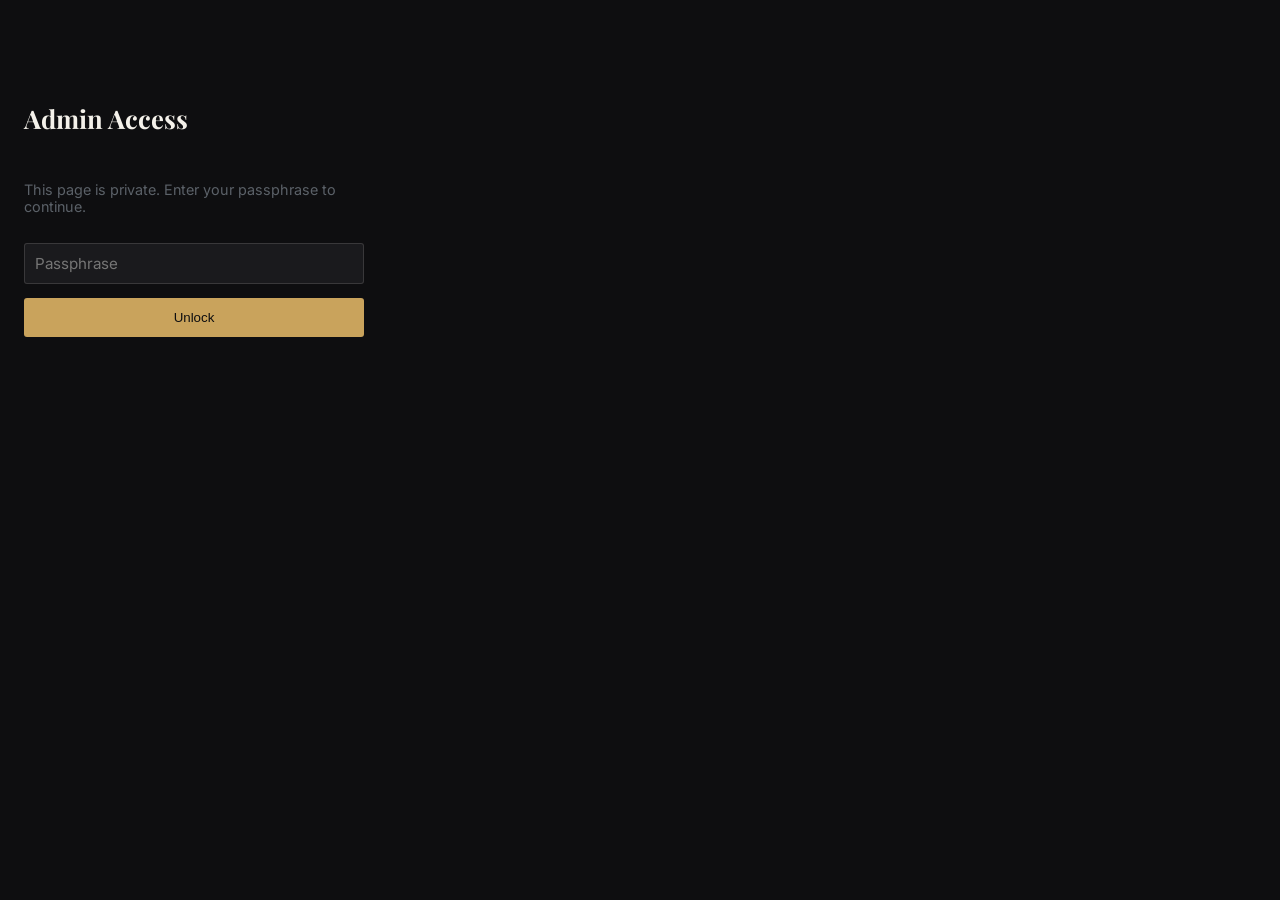
<file: Admin/Index.html>
<!DOCTYPE html>
<html lang="en">
<head>
<meta charset="UTF-8" />
<meta name="viewport" content="width=device-width, initial-scale=1.0" />
<meta name="robots" content="noindex, nofollow" />
<title>Admin — Kumar Abhigyan</title>
<link href="https://fonts.googleapis.com/css2?family=Playfair+Display:wght@600;700&family=Inter:wght@300;400;500&display=swap" rel="stylesheet" />
<style>
  :root{ --ink:#0E0E10; --paper:#F4F1EA; --gold:#C9A35C; --slate:#5B6168; --line:rgba(244,241,234,.14); }
  *{box-sizing:border-box;}
  body{background:var(--ink);color:var(--paper);font-family:'Inter',sans-serif;margin:0;padding:24px;}
  h1{font-family:'Playfair Display',serif;font-size:1.6rem;}
  .tabs{display:flex;gap:10px;margin:20px 0;flex-wrap:wrap;}
  .tab{padding:9px 16px;border:1px solid var(--line);border-radius:3px;cursor:pointer;background:none;color:var(--paper);font-size:.9rem;}
  .tab.active{border-color:var(--gold);color:var(--gold);}
  form{display:none;flex-direction:column;gap:14px;max-width:480px;}
  form.active{display:flex;}
  label{font-size:.85rem;color:var(--slate);}
  input,textarea{background:#1a1a1d;border:1px solid var(--line);color:var(--paper);padding:10px;border-radius:3px;font-family:inherit;font-size:.95rem;}
  textarea{min-height:160px;resize:vertical;}
  button[type=submit]{padding:12px;background:var(--gold);color:var(--ink);border:none;border-radius:3px;font-weight:500;cursor:pointer;margin-top:6px;}
  #status{margin-top:16px;font-size:.9rem;}
  #lock{max-width:340px;display:flex;flex-direction:column;gap:14px;margin-top:60px;}
  .hidden{display:none;}
</style>
</head>
<body>

<div id="lock">
  <h1>Admin Access</h1>
  <p style="color:var(--slate);font-size:.9rem">This page is private. Enter your passphrase to continue.</p>
  <input type="password" id="pass" placeholder="Passphrase">
  <button type="button" id="unlockBtn" style="padding:12px;background:var(--gold);color:var(--ink);border:none;border-radius:3px;cursor:pointer;">Unlock</button>
</div>

<div id="panel" class="hidden">
  <h1>Add Content</h1>
  <div class="tabs">
    <button class="tab active" data-tab="book">Book</button>
    <button class="tab" data-tab="essay">Essay</button>
    <button class="tab" data-tab="update">Update</button>
  </div>

  <form id="bookForm" class="active">
    <label>Title</label>
    <input name="title" required>
    <label>Tagline / short description</label>
    <input name="tagline">
    <label>Cover image URL (upload image to any free image host like imgbb.com, paste link here)</label>
    <input name="coverUrl" placeholder="https://...">
    <label>Buy link (optional)</label>
    <input name="buyLink">
    <label>Demo/read link (optional)</label>
    <input name="demoLink">
    <label><input type="checkbox" name="comingSoon" style="width:auto"> Mark as "Coming Soon"</label>
    <button type="submit">Publish Book</button>
  </form>

  <form id="essayForm">
    <label>Title</label>
    <input name="title" required>
    <label>Short excerpt (shown on the card)</label>
    <input name="excerpt">
    <label>Full essay text (one paragraph per line)</label>
    <textarea name="body" required></textarea>
    <button type="submit">Publish Essay</button>
  </form>

  <form id="updateForm">
    <label>Date</label>
    <input type="date" name="date" required>
    <label>Update text</label>
    <input name="text" required placeholder="e.g. Started writing book three">
    <button type="submit">Publish Update</button>
  </form>

  <div id="status"></div>
</div>

<script>
/* ====== CONFIG ====== */
const SANITY_PROJECT_ID = "zsm7toak";
const SANITY_DATASET = "production";
const SANITY_TOKEN = "skLnSwNE8ODqfu6L5XNPhn2XbthxqIiOlTzNZXOCl4mcxGlD9y0SxKFVnrnPPn8HPwhcXbwghtUJUbQNFgkHZgbaWmSvaBk7g1YYjwTE5hJpHnsPbfzHELC5aGlhMomaCI5NJ3Y3dt1ZSUVi5HfJbCY6ac95HNPq5HE7TMbrNOD5d6VoaiZl";
const ADMIN_PASS = "oWoXabhigyan69"; // ⚠️ CHANGE THIS to your own secret passphrase

document.getElementById("unlockBtn").addEventListener("click", () => {
  if(document.getElementById("pass").value === ADMIN_PASS){
    document.getElementById("lock").classList.add("hidden");
    document.getElementById("panel").classList.remove("hidden");
  }else{
    alert("Incorrect passphrase.");
  }
});

document.querySelectorAll(".tab").forEach(tab => {
  tab.addEventListener("click", () => {
    document.querySelectorAll(".tab").forEach(t => t.classList.remove("active"));
    document.querySelectorAll("form").forEach(f => f.classList.remove("active"));
    tab.classList.add("active");
    document.getElementById(tab.dataset.tab + "Form").classList.add("active");
  });
});

async function publish(doc){
  const status = document.getElementById("status");
  status.textContent = "Publishing...";
  try{
    const res = await fetch(`https://${SANITY_PROJECT_ID}.api.sanity.io/v2024-01-01/data/mutate/${SANITY_DATASET}`, {
      method: "POST",
      headers: {
        "Content-Type": "application/json",
        "Authorization": `Bearer ${SANITY_TOKEN}`
      },
      body: JSON.stringify({ mutations: [{ create: doc }] })
    });
    if(!res.ok) throw new Error(await res.text());
    status.textContent = "✅ Published! It'll appear on your site shortly.";
    status.style.color = "#7fb069";
  }catch(err){
    status.textContent = "❌ Something went wrong. Check your Sanity token is set correctly.";
    status.style.color = "#e07856";
    console.error(err);
  }
}

document.getElementById("bookForm").addEventListener("submit", (e) => {
  e.preventDefault();
  const f = new FormData(e.target);
  publish({
    _type: "book",
    title: f.get("title"),
    tagline: f.get("tagline"),
    coverUrl: f.get("coverUrl"),
    buyLink: f.get("buyLink"),
    demoLink: f.get("demoLink"),
    comingSoon: f.get("comingSoon") === "on"
  });
  e.target.reset();
});

document.getElementById("essayForm").addEventListener("submit", (e) => {
  e.preventDefault();
  const f = new FormData(e.target);
  publish({
    _type: "essay",
    title: f.get("title"),
    excerpt: f.get("excerpt"),
    body: f.get("body")
  });
  e.target.reset();
});

document.getElementById("updateForm").addEventListener("submit", (e) => {
  e.preventDefault();
  const f = new FormData(e.target);
  publish({
    _type: "update",
    date: f.get("date"),
    text: f.get("text")
  });
  e.target.reset();
});
</script>
</body>
</html>
</file>
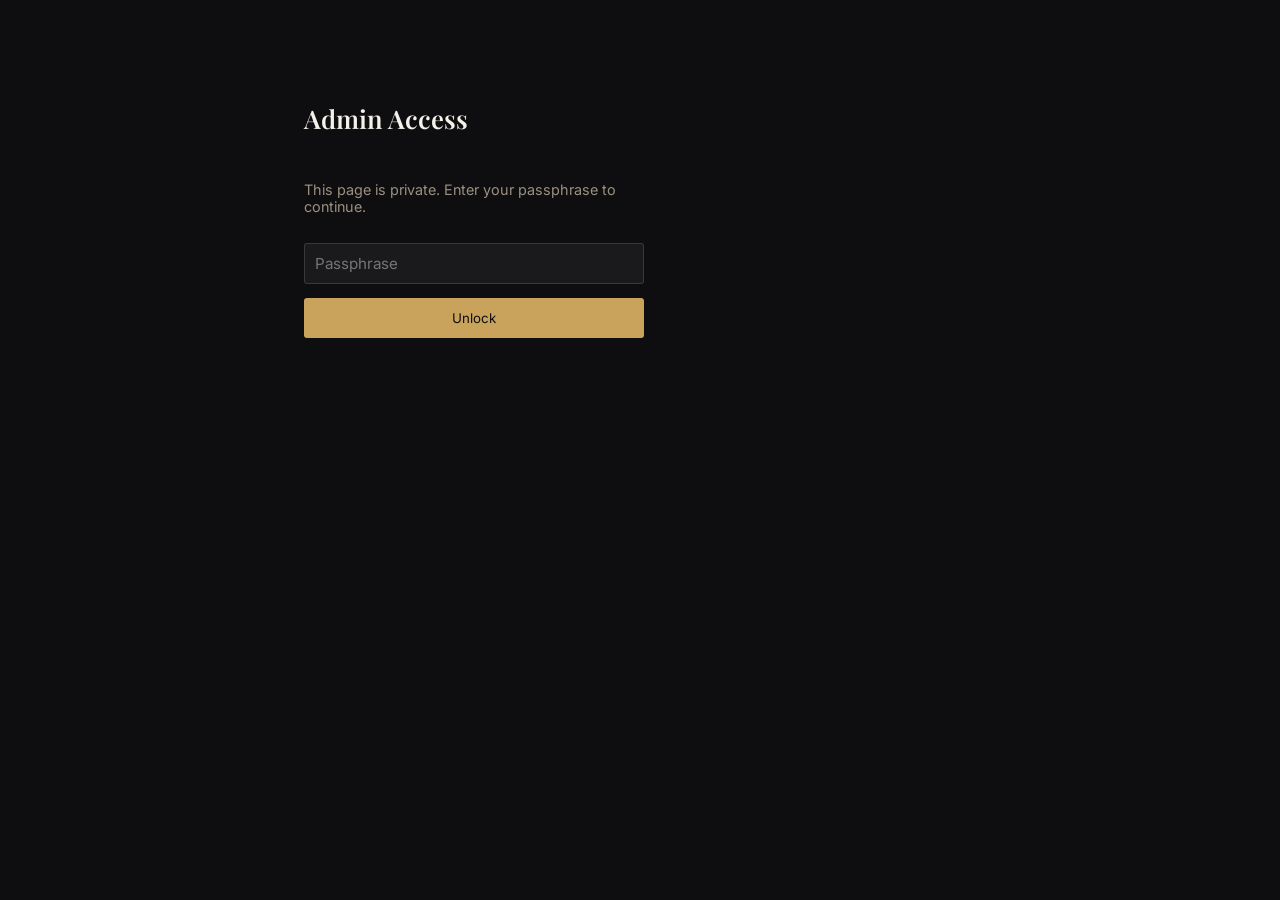
<file: admin/index.html>
<!DOCTYPE html>
<html lang="en">
<head>
<meta charset="UTF-8" />
<meta name="viewport" content="width=device-width, initial-scale=1.0" />
<meta name="robots" content="noindex, nofollow" />
<title>Admin — Kumar Abhigyan</title>
<link href="https://fonts.googleapis.com/css2?family=Playfair+Display:wght@600;700&family=Inter:wght@300;400;500&display=swap" rel="stylesheet" />
<style>
  :root{ --ink:#0E0E10; --paper:#F4F1EA; --gold:#C9A35C; --slate:#9a9080; --line:rgba(244,241,234,.14); }
  *{box-sizing:border-box;}
  body{background:var(--ink);color:var(--paper);font-family:'Inter',sans-serif;margin:0;padding:24px;max-width:720px;margin:0 auto;}
  h1{font-family:'Playfair Display',serif;font-size:1.6rem;font-weight:600;}
  h2{font-family:'Playfair Display',serif;font-size:1.15rem;font-weight:600;margin:0 0 4px;}
  .tabs{display:flex;gap:10px;margin:20px 0;flex-wrap:wrap;}
  .tab{padding:9px 16px;border:1px solid var(--line);border-radius:3px;cursor:pointer;background:none;color:var(--paper);font-size:.9rem;}
  .tab.active{border-color:var(--gold);color:var(--gold);}
  .panel-section{display:none;flex-direction:column;gap:14px;}
  .panel-section.active{display:flex;}
  form{display:flex;flex-direction:column;gap:14px;margin-bottom:32px;padding-bottom:28px;border-bottom:1px solid var(--line);}
  label{font-size:.85rem;color:var(--slate);}
  input,textarea{background:#1a1a1d;border:1px solid var(--line);color:var(--paper);padding:10px;border-radius:3px;font-family:inherit;font-size:.95rem;width:100%;}
  textarea{min-height:120px;resize:vertical;}
  button{cursor:pointer;font-family:inherit;}
  button[type=submit]{padding:12px;background:var(--gold);color:var(--ink);border:none;border-radius:3px;font-weight:500;margin-top:6px;}
  #status{margin-top:16px;font-size:.9rem;min-height:1.2em;}
  #lock{max-width:340px;display:flex;flex-direction:column;gap:14px;margin-top:60px;}
  #lockStatus{font-size:.85rem;min-height:1.2em;}
  .hidden{display:none;}
  .item{border:1px solid var(--line);border-radius:6px;padding:16px;margin-bottom:12px;}
  .item.is-hidden{opacity:.45;}
  .item-meta{color:var(--slate);font-size:.82rem;margin-bottom:10px;}
  .item-actions{display:flex;gap:8px;flex-wrap:wrap;margin-top:10px;}
  .item-actions button{padding:7px 12px;border-radius:3px;border:1px solid var(--line);background:none;color:var(--paper);font-size:.8rem;}
  .item-actions button:hover{border-color:var(--gold);color:var(--gold);}
  .item-actions button.danger:hover{border-color:#e07856;color:#e07856;}
  .list-loading{color:var(--slate);font-size:.85rem;}
  .edit-form{display:none;flex-direction:column;gap:10px;margin-top:12px;}
  .edit-form.active{display:flex;}
  .section-heading{color:var(--gold);font-size:.75rem;text-transform:uppercase;letter-spacing:.1em;margin:28px 0 12px;}
  .field-row{display:flex;gap:14px;flex-wrap:wrap;}
  .field-row > div{flex:1;min-width:140px;}
  .checkbox-row{display:flex;align-items:center;gap:8px;}
  .checkbox-row input{width:auto;}
</style>
</head>
<body>

<div id="lock">
  <h1>Admin Access</h1>
  <p style="color:var(--slate);font-size:.9rem">This page is private. Enter your passphrase to continue.</p>
  <input type="password" id="pass" placeholder="Passphrase">
  <button type="button" id="unlockBtn" style="padding:12px;background:var(--gold);color:var(--ink);border:none;border-radius:3px;">Unlock</button>
  <p id="lockStatus"></p>
</div>

<div id="panel" class="hidden">
  <h1>Admin Panel</h1>
  <div class="tabs">
    <button class="tab active" data-tab="book">Books</button>
    <button class="tab" data-tab="essay">Essays</button>
    <button class="tab" data-tab="story">Short Stories</button>
    <button class="tab" data-tab="update">Updates</button>
    <button class="tab" data-tab="settings">Settings</button>
  </div>

  <!-- BOOKS -->
  <div class="panel-section active" id="bookSection">
    <p class="section-heading">Add Book</p>
    <form id="bookForm">
      <label>Title</label>
      <input name="title" required>
      <label>Tagline / short description</label>
      <input name="tagline">
      <label>Cover image URL (upload to imgbb.com etc, paste link here)</label>
      <input name="coverUrl" placeholder="https://...">
      <label>Buy link (optional)</label>
      <input name="buyLink">
      <label>Demo/read link (optional)</label>
      <input name="demoLink">
      <div class="field-row">
        <div>
          <label>Position (lower shows first)</label>
          <input type="number" name="order" placeholder="1">
        </div>
      </div>
      <div class="checkbox-row"><input type="checkbox" name="comingSoon" id="bookComingSoon"><label for="bookComingSoon">Mark as "Coming Soon"</label></div>
      <div class="checkbox-row"><input type="checkbox" name="featured" id="bookFeatured"><label for="bookFeatured">Feature this book on homepage</label></div>
      <button type="submit">Publish Book</button>
    </form>
    <p class="section-heading">Existing Books</p>
    <div id="bookList" class="list-loading">Loading...</div>
  </div>

  <!-- ESSAYS -->
  <div class="panel-section" id="essaySection">
    <p class="section-heading">Add Essay</p>
    <form id="essayForm">
      <label>Title</label>
      <input name="title" required>
      <label>Short excerpt (shown on the card)</label>
      <input name="excerpt">
      <label>Full essay text (one paragraph per line)</label>
      <textarea name="body" required></textarea>
      <div class="field-row">
        <div>
          <label>Position (1, 2, 3 show first; rest hide behind "Show More")</label>
          <input type="number" name="order" placeholder="1">
        </div>
      </div>
      <div class="checkbox-row"><input type="checkbox" name="featured" id="essayFeatured"><label for="essayFeatured">Feature this essay (shown large, above the rest)</label></div>
      <button type="submit">Publish Essay</button>
    </form>
    <p class="section-heading">Existing Essays</p>
    <div id="essayList" class="list-loading">Loading...</div>
  </div>

  <!-- SHORT STORIES -->
  <div class="panel-section" id="storySection">
    <p class="section-heading">Add Short Story</p>
    <form id="storyForm">
      <label>Title</label>
      <input name="title" required>
      <label>Short excerpt (shown on the card)</label>
      <input name="excerpt">
      <label>Full story text (one paragraph per line)</label>
      <textarea name="body" required></textarea>
      <div class="field-row">
        <div>
          <label>Position (1, 2, 3 show first; rest hide behind "Show More")</label>
          <input type="number" name="order" placeholder="1">
        </div>
      </div>
      <div class="checkbox-row"><input type="checkbox" name="featured" id="storyFeatured"><label for="storyFeatured">Feature this story (shown large, above the rest)</label></div>
      <button type="submit">Publish Story</button>
    </form>
    <p class="section-heading">Existing Short Stories</p>
    <div id="storyList" class="list-loading">Loading...</div>
  </div>

  <!-- UPDATES -->
  <div class="panel-section" id="updateSection">
    <p class="section-heading">Add Update</p>
    <form id="updateForm">
      <label>Date</label>
      <input type="date" name="date" required>
      <label>Update text</label>
      <input name="text" required placeholder="e.g. Started writing book three">
      <button type="submit">Publish Update</button>
    </form>
    <p class="section-heading">Existing Updates</p>
    <div id="updateList" class="list-loading">Loading...</div>
  </div>

  <!-- SETTINGS -->
  <div class="panel-section" id="settingsSection">
    <p class="section-heading">Site Settings</p>
    <form id="settingsForm">
      <label>Footer quote</label>
      <input name="footerQuote" placeholder="We suffer more in imagination than reality">
      <label>Instagram followers (shown as-is, e.g. "9,000+")</label>
      <input name="followers" placeholder="9,000+">
      <label>Sales last month (shown as-is, e.g. "500+")</label>
      <input name="salesLastMonth" placeholder="500+">
      <label>Currently Reading</label>
      <input name="currentlyReading" placeholder="The Brothers Karamazov">
      <label>Currently Writing</label>
      <input name="currentlyWriting" placeholder='"I Can, For I Am."'>
      <button type="submit">Save Settings</button>
    </form>
  </div>

  <div id="status"></div>
</div>

<script>
/* ====== CONFIG ====== */
const SANITY_PROJECT_ID = "zsm7toak";
const SANITY_DATASET = "production";
const SANITY_API = `https://${SANITY_PROJECT_ID}.api.sanity.io/v2024-01-01/data/query/${SANITY_DATASET}`;
const SETTINGS_ID = "siteSettings";

let sessionPass = null;

const statusEl = () => document.getElementById("status");
function setStatus(msg, ok){
  const el = statusEl();
  el.textContent = msg;
  el.style.color = ok ? "#7fb069" : "#e07856";
}

/* ====== UNLOCK ====== */
document.getElementById("unlockBtn").addEventListener("click", async () => {
  const lockStatus = document.getElementById("lockStatus");
  const typed = document.getElementById("pass").value;
  lockStatus.textContent = "Checking...";
  lockStatus.style.color = "var(--slate)";
  try{
    const res = await fetch("/api/verify", {
      method: "POST",
      headers: {"Content-Type":"application/json"},
      body: JSON.stringify({ pass: typed })
    });
    const data = await res.json();
    if(res.ok && data.ok){
      sessionPass = typed;
      document.getElementById("lock").classList.add("hidden");
      document.getElementById("panel").classList.remove("hidden");
      loadAll();
    }else{
      lockStatus.textContent = "Incorrect passphrase.";
      lockStatus.style.color = "#e07856";
    }
  }catch(err){
    lockStatus.textContent = "Something went wrong. Try again.";
    lockStatus.style.color = "#e07856";
  }
});

/* ====== TABS ====== */
document.querySelectorAll(".tab").forEach(tab => {
  tab.addEventListener("click", () => {
    document.querySelectorAll(".tab").forEach(t => t.classList.remove("active"));
    document.querySelectorAll(".panel-section").forEach(s => s.classList.remove("active"));
    tab.classList.add("active");
    document.getElementById(tab.dataset.tab + "Section").classList.add("active");
  });
});

/* ====== SANITY READ ====== */
async function sanityFetch(query){
  try{
    const res = await fetch(`${SANITY_API}?query=${encodeURIComponent(query)}`);
    const json = await res.json();
    return json.result || [];
  }catch(e){ console.warn("Sanity fetch failed", e); return []; }
}

/* ====== SERVERLESS CALLS ====== */
async function apiPublish(doc){
  const res = await fetch("/api/publish", {
    method: "POST",
    headers: {"Content-Type":"application/json"},
    body: JSON.stringify({ doc, pass: sessionPass })
  });
  const data = await res.json();
  if(!res.ok) throw new Error(JSON.stringify(data.error || data));
  return data;
}

async function apiMutate(body){
  const res = await fetch("/api/mutate", {
    method: "POST",
    headers: {"Content-Type":"application/json"},
    body: JSON.stringify({ ...body, pass: sessionPass })
  });
  const data = await res.json();
  if(!res.ok) throw new Error(JSON.stringify(data.error || data));
  return data;
}

/* ====== ADD FORMS ====== */
document.getElementById("bookForm").addEventListener("submit", async (e) => {
  e.preventDefault();
  const f = new FormData(e.target);
  setStatus("Publishing...", true);
  try{
    await apiPublish({
      _type: "book",
      title: f.get("title"),
      tagline: f.get("tagline"),
      coverUrl: f.get("coverUrl"),
      buyLink: f.get("buyLink"),
      demoLink: f.get("demoLink"),
      order: f.get("order") ? Number(f.get("order")) : 999,
      comingSoon: f.get("comingSoon") === "on",
      featured: f.get("featured") === "on",
      hidden: false
    });
    setStatus("✅ Book published.", true);
    e.target.reset();
    loadBooks();
  }catch(err){ setStatus("❌ " + err.message, false); }
});

document.getElementById("essayForm").addEventListener("submit", async (e) => {
  e.preventDefault();
  const f = new FormData(e.target);
  setStatus("Publishing...", true);
  try{
    await apiPublish({
      _type: "essay",
      title: f.get("title"),
      excerpt: f.get("excerpt"),
      body: f.get("body"),
      order: f.get("order") ? Number(f.get("order")) : 999,
      featured: f.get("featured") === "on",
      hidden: false
    });
    setStatus("✅ Essay published.", true);
    e.target.reset();
    loadEssays();
  }catch(err){ setStatus("❌ " + err.message, false); }
});

document.getElementById("storyForm").addEventListener("submit", async (e) => {
  e.preventDefault();
  const f = new FormData(e.target);
  setStatus("Publishing...", true);
  try{
    await apiPublish({
      _type: "shortStory",
      title: f.get("title"),
      excerpt: f.get("excerpt"),
      body: f.get("body"),
      order: f.get("order") ? Number(f.get("order")) : 999,
      featured: f.get("featured") === "on",
      hidden: false
    });
    setStatus("✅ Story published.", true);
    e.target.reset();
    loadStories();
  }catch(err){ setStatus("❌ " + err.message, false); }
});

document.getElementById("updateForm").addEventListener("submit", async (e) => {
  e.preventDefault();
  const f = new FormData(e.target);
  setStatus("Publishing...", true);
  try{
    await apiPublish({
      _type: "update",
      date: f.get("date"),
      text: f.get("text"),
      hidden: false
    });
    setStatus("✅ Update published.", true);
    e.target.reset();
    loadUpdates();
  }catch(err){ setStatus("❌ " + err.message, false); }
});

document.getElementById("settingsForm").addEventListener("submit", async (e) => {
  e.preventDefault();
  const f = new FormData(e.target);
  setStatus("Saving...", true);
  try{
    await apiMutate({
      action: "upsertSettings",
      doc: {
        _id: SETTINGS_ID,
        _type: "siteSettings",
        footerQuote: f.get("footerQuote"),
        followers: f.get("followers"),
        salesLastMonth: f.get("salesLastMonth"),
        currentlyReading: f.get("currentlyReading"),
        currentlyWriting: f.get("currentlyWriting")
      }
    });
    setStatus("✅ Settings saved.", true);
  }catch(err){ setStatus("❌ " + err.message, false); }
});

/* ====== LOAD + RENDER LISTS ====== */
function itemActionsHtml(id, hidden){
  return `
    <div class="item-actions">
      <button type="button" class="editBtn" data-id="${id}">Edit</button>
      <button type="button" class="hideBtn" data-id="${id}" data-hidden="${hidden}">${hidden ? "Unhide" : "Hide"}</button>
      <button type="button" class="danger deleteBtn" data-id="${id}">Delete</button>
    </div>`;
}

async function loadBooks(){
  const list = document.getElementById("bookList");
  list.innerHTML = "Loading...";
  const books = await sanityFetch(`*[_type=="book"]|order(order asc)`);
  if(!books.length){ list.innerHTML = `<p class="list-loading">No books yet.</p>`; return; }
  list.innerHTML = books.map(b => `
    <div class="item ${b.hidden ? 'is-hidden' : ''}" data-id="${b._id}">
      <h2>${b.title || "Untitled"} ${b.featured ? "★" : ""}</h2>
      <div class="item-meta">Position: ${b.order ?? '—'} ${b.tagline ? '· '+b.tagline : ''} ${b.comingSoon ? "· Coming Soon" : ""} ${b.hidden ? "· HIDDEN" : ""}</div>
      ${itemActionsHtml(b._id, !!b.hidden)}
      <div class="edit-form" data-editid="${b._id}">
        <label>Title</label><input class="ef-title" value="${(b.title||"").replace(/"/g,'&quot;')}">
        <label>Tagline</label><input class="ef-tagline" value="${(b.tagline||"").replace(/"/g,'&quot;')}">
        <label>Cover URL</label><input class="ef-coverUrl" value="${(b.coverUrl||"").replace(/"/g,'&quot;')}">
        <label>Buy link</label><input class="ef-buyLink" value="${(b.buyLink||"").replace(/"/g,'&quot;')}">
        <label>Demo link</label><input class="ef-demoLink" value="${(b.demoLink||"").replace(/"/g,'&quot;')}">
        <label>Position</label><input type="number" class="ef-order" value="${b.order ?? ''}">
        <div class="checkbox-row"><input type="checkbox" class="ef-featured" ${b.featured?'checked':''}><label>Featured</label></div>
        <button type="button" class="saveEditBtn" data-id="${b._id}" data-type="book">Save Changes</button>
      </div>
    </div>`).join("");
  wireItemButtons("book");
}

async function loadEssays(){
  const list = document.getElementById("essayList");
  list.innerHTML = "Loading...";
  const essays = await sanityFetch(`*[_type=="essay"]|order(order asc)`);
  if(!essays.length){ list.innerHTML = `<p class="list-loading">No essays yet.</p>`; return; }
  list.innerHTML = essays.map(es => `
    <div class="item ${es.hidden ? 'is-hidden' : ''}" data-id="${es._id}">
      <h2>${es.title || "Untitled"} ${es.featured ? "★" : ""}</h2>
      <div class="item-meta">Position: ${es.order ?? '—'} ${es.excerpt ? '· '+es.excerpt : ''} ${es.hidden ? "· HIDDEN" : ""}</div>
      ${itemActionsHtml(es._id, !!es.hidden)}
      <div class="edit-form" data-editid="${es._id}">
        <label>Title</label><input class="ef-title" value="${(es.title||"").replace(/"/g,'&quot;')}">
        <label>Excerpt</label><input class="ef-excerpt" value="${(es.excerpt||"").replace(/"/g,'&quot;')}">
        <label>Body</label><textarea class="ef-body">${es.body||""}</textarea>
        <label>Position</label><input type="number" class="ef-order" value="${es.order ?? ''}">
        <div class="checkbox-row"><input type="checkbox" class="ef-featured" ${es.featured?'checked':''}><label>Featured</label></div>
        <button type="button" class="saveEditBtn" data-id="${es._id}" data-type="essay">Save Changes</button>
      </div>
    </div>`).join("");
  wireItemButtons("essay");
}

async function loadStories(){
  const list = document.getElementById("storyList");
  list.innerHTML = "Loading...";
  const stories = await sanityFetch(`*[_type=="shortStory"]|order(order asc)`);
  if(!stories.length){ list.innerHTML = `<p class="list-loading">No short stories yet.</p>`; return; }
  list.innerHTML = stories.map(st => `
    <div class="item ${st.hidden ? 'is-hidden' : ''}" data-id="${st._id}">
      <h2>${st.title || "Untitled"} ${st.featured ? "★" : ""}</h2>
      <div class="item-meta">Position: ${st.order ?? '—'} ${st.excerpt ? '· '+st.excerpt : ''} ${st.hidden ? "· HIDDEN" : ""}</div>
      ${itemActionsHtml(st._id, !!st.hidden)}
      <div class="edit-form" data-editid="${st._id}">
        <label>Title</label><input class="ef-title" value="${(st.title||"").replace(/"/g,'&quot;')}">
        <label>Excerpt</label><input class="ef-excerpt" value="${(st.excerpt||"").replace(/"/g,'&quot;')}">
        <label>Body</label><textarea class="ef-body">${st.body||""}</textarea>
        <label>Position</label><input type="number" class="ef-order" value="${st.order ?? ''}">
        <div class="checkbox-row"><input type="checkbox" class="ef-featured" ${st.featured?'checked':''}><label>Featured</label></div>
        <button type="button" class="saveEditBtn" data-id="${st._id}" data-type="story">Save Changes</button>
      </div>
    </div>`).join("");
  wireItemButtons("story");
}

async function loadUpdates(){
  const list = document.getElementById("updateList");
  list.innerHTML = "Loading...";
  const updates = await sanityFetch(`*[_type=="update"]|order(date desc)`);
  if(!updates.length){ list.innerHTML = `<p class="list-loading">No updates yet.</p>`; return; }
  list.innerHTML = updates.map(u => `
    <div class="item ${u.hidden ? 'is-hidden' : ''}" data-id="${u._id}">
      <h2>${u.date || ""}</h2>
      <div class="item-meta">${u.text || ""} ${u.hidden ? "· HIDDEN" : ""}</div>
      ${itemActionsHtml(u._id, !!u.hidden)}
      <div class="edit-form" data-editid="${u._id}">
        <label>Date</label><input type="date" class="ef-date" value="${u.date||""}">
        <label>Text</label><input class="ef-text" value="${(u.text||"").replace(/"/g,'&quot;')}">
        <button type="button" class="saveEditBtn" data-id="${u._id}" data-type="update">Save Changes</button>
      </div>
    </div>`).join("");
  wireItemButtons("update");
}

async function loadSettings(){
  const docs = await sanityFetch(`*[_id=="${SETTINGS_ID}"]`);
  const s = docs[0] || {};
  document.querySelector('#settingsForm [name="footerQuote"]').value = s.footerQuote || "";
  document.querySelector('#settingsForm [name="followers"]').value = s.followers || "";
  document.querySelector('#settingsForm [name="salesLastMonth"]').value = s.salesLastMonth || "";
  document.querySelector('#settingsForm [name="currentlyReading"]').value = s.currentlyReading || "";
  document.querySelector('#settingsForm [name="currentlyWriting"]').value = s.currentlyWriting || "";
}

function wireItemButtons(type){
  document.querySelectorAll(".editBtn").forEach(btn => {
    btn.addEventListener("click", () => {
      const ef = document.querySelector(`.edit-form[data-editid="${btn.dataset.id}"]`);
      if(ef) ef.classList.toggle("active");
    });
  });

  document.querySelectorAll(".hideBtn").forEach(btn => {
    btn.addEventListener("click", async () => {
      const willHide = btn.dataset.hidden !== "true";
      setStatus("Updating...", true);
      try{
        await apiMutate({ action:"patch", id: btn.dataset.id, fields: { hidden: willHide } });
        setStatus("✅ Updated.", true);
        reloadList(type);
      }catch(err){ setStatus("❌ " + err.message, false); }
    });
  });

  document.querySelectorAll(".deleteBtn").forEach(btn => {
    btn.addEventListener("click", async () => {
      if(!confirm("Delete this permanently? This cannot be undone.")) return;
      setStatus("Deleting...", true);
      try{
        await apiMutate({ action:"delete", id: btn.dataset.id });
        setStatus("✅ Deleted.", true);
        reloadList(type);
      }catch(err){ setStatus("❌ " + err.message, false); }
    });
  });

  document.querySelectorAll(".saveEditBtn").forEach(btn => {
    btn.addEventListener("click", async () => {
      const id = btn.dataset.id;
      const t = btn.dataset.type;
      const ef = document.querySelector(`.edit-form[data-editid="${id}"]`);
      let fields = {};
      if(t === "book"){
        fields = {
          title: ef.querySelector(".ef-title").value,
          tagline: ef.querySelector(".ef-tagline").value,
          coverUrl: ef.querySelector(".ef-coverUrl").value,
          buyLink: ef.querySelector(".ef-buyLink").value,
          demoLink: ef.querySelector(".ef-demoLink").value,
          order: ef.querySelector(".ef-order").value ? Number(ef.querySelector(".ef-order").value) : 999,
          featured: ef.querySelector(".ef-featured").checked
        };
      } else if(t === "essay" || t === "story"){
        fields = {
          title: ef.querySelector(".ef-title").value,
          excerpt: ef.querySelector(".ef-excerpt").value,
          body: ef.querySelector(".ef-body").value,
          order: ef.querySelector(".ef-order").value ? Number(ef.querySelector(".ef-order").value) : 999,
          featured: ef.querySelector(".ef-featured").checked
        };
      } else if(t === "update"){
        fields = {
          date: ef.querySelector(".ef-date").value,
          text: ef.querySelector(".ef-text").value
        };
      }
      setStatus("Saving...", true);
      try{
        await apiMutate({ action:"patch", id, fields });
        setStatus("✅ Saved.", true);
        reloadList(t);
      }catch(err){ setStatus("❌ " + err.message, false); }
    });
  });
}

function reloadList(type){
  if(type === "book") loadBooks();
  if(type === "essay") loadEssays();
  if(type === "story") loadStories();
  if(type === "update") loadUpdates();
}

function loadAll(){
  loadBooks();
  loadEssays();
  loadStories();
  loadUpdates();
  loadSettings();
}
</script>
</body>
</html>
</file>
<file: style.css>
/* ============================================
   KUMAR ABHIGYAN — Luxury Editorial v7
   Warm cream default, full dark mode.
   Gold: aged brass #B5862A
   Mobile = same layout as desktop, scaled down.
   ============================================ */

:root{
  --ink:#0E0E10;
  --paper:#F5F0E8;
  --paper2:#EDE8DF;
  --gold:#B5862A;
  --gold2:#C9A24E;
  --rust:#B5502F;
  --slate:#7a7168;
  --line:rgba(14,14,16,0.1);
  --glass-bg:rgba(255,255,255,0.16);
  --glass-border:rgba(181,134,42,0.28);
  --glass-shadow:rgba(181,134,42,0.10);
  --maxw:960px;
  --speed:.42s;
  --ease:cubic-bezier(.16,1,.3,1);
}

*{box-sizing:border-box;margin:0;padding:0;}
html{scroll-behavior:smooth;}

body{
  background:linear-gradient(160deg, var(--paper) 0%, var(--paper2) 100%);
  background-attachment:fixed;
  color:var(--ink);
  font-family:'Inter',sans-serif;
  font-weight:300;
  line-height:1.8;
  overflow-x:hidden;
  min-height:100vh;
  transition:background .5s ease, color .5s ease;
}

body.dark{
  --paper:#0E0E10;
  --paper2:#141414;
  --line:rgba(244,241,234,0.1);
  --gold:#C9A24E;
  --gold2:#D4AF6A;
  --slate:#9a9080;
  --glass-bg:rgba(255,255,255,0.04);
  --glass-border:rgba(201,162,78,0.22);
  --glass-shadow:rgba(201,162,78,0.07);
  background:linear-gradient(160deg,#0E0E10 0%,#111010 100%);
  color:#F5F0E8;
}

h1,h2,h3{
  font-family:'Playfair Display',serif;
  font-weight:600;
  letter-spacing:-0.02em;
  line-height:1.15;
}
a{color:inherit;text-decoration:none;}
.container{max-width:var(--maxw);margin:0 auto;padding:0 44px;}
img{max-width:100%;display:block;}

/* grain */
.grain{
  position:fixed;inset:0;pointer-events:none;z-index:9998;
  opacity:.03;mix-blend-mode:multiply;
  background-image:url("data:image/svg+xml,%3Csvg xmlns='http://www.w3.org/2000/svg' width='120' height='120'%3E%3Cfilter id='n'%3E%3CfeTurbulence type='fractalNoise' baseFrequency='0.9' numOctaves='2' stitchTiles='stitch'/%3E%3C/filter%3E%3Crect width='100%25' height='100%25' filter='url(%23n)'/%3E%3C/svg%3E");
  animation:grainShift 1.4s steps(3) infinite;
}
body.dark .grain{mix-blend-mode:overlay;opacity:.045;}
@keyframes grainShift{
  0%{transform:translate(0,0);}
  33%{transform:translate(-2%,1%);}
  66%{transform:translate(1%,-2%);}
  100%{transform:translate(0,0);}
}

/* intro */
#intro{
  position:fixed;inset:0;
  background:linear-gradient(160deg,var(--paper) 0%,var(--paper2) 100%);
  display:flex;align-items:center;justify-content:center;
  z-index:9997;transition:opacity .9s ease,visibility .9s;
}
#intro.hide{opacity:0;visibility:hidden;pointer-events:none;}
.intro-inner{text-align:center;}
.intro-tagline{
  font-size:.8rem;letter-spacing:.22em;text-transform:uppercase;
  color:var(--slate);margin-bottom:20px;opacity:0;
  animation:fadeUp .8s ease forwards .1s;
}
#intro-name{
  font-family:'Playfair Display',serif;font-weight:600;
  font-size:clamp(2.2rem,6vw,4rem);
  color:var(--ink);letter-spacing:-.02em;
  opacity:0;animation:fadeUp .9s ease forwards .4s;
}
body.dark #intro-name{color:#F5F0E8;}
.intro-line-gold{
  width:0;height:1px;background:var(--gold);
  margin:18px auto 0;
  animation:expandLine .8s ease forwards 1s;
}
@keyframes expandLine{to{width:80px;}}
@keyframes fadeUp{from{opacity:0;transform:translateY(16px);}to{opacity:1;transform:translateY(0);}}

/* header */
header{
  position:sticky;top:0;z-index:5000;
  backdrop-filter:blur(16px);-webkit-backdrop-filter:blur(16px);
  background:rgba(245,240,232,.88);
  border-bottom:1px solid var(--line);
}
body.dark header{background:rgba(14,14,16,.88);}
.nav{display:flex;align-items:center;justify-content:space-between;padding:20px 40px;}
.logo{font-family:'Playfair Display',serif;font-weight:600;font-size:1.2rem;letter-spacing:.02em;}

/* hamburger */
.menu-btn{
  background:none;border:none;cursor:pointer;
  display:flex;flex-direction:column;gap:5px;padding:8px;
  z-index:6001;position:relative;
}
.menu-btn span{
  width:22px;height:1.5px;
  background:var(--ink);display:block;
  transition:transform .3s ease, opacity .3s ease, background .3s;
}
body.dark .menu-btn span{background:#F5F0E8;}
.menu-btn.active span:nth-child(1){transform:translateY(6.5px) rotate(45deg);}
.menu-btn.active span:nth-child(2){opacity:0;}
.menu-btn.active span:nth-child(3){transform:translateY(-6.5px) rotate(-45deg);}

/* overlay */
.menu-overlay{
  position:fixed;inset:0;background:rgba(0,0,0,0);
  z-index:5999;visibility:hidden;
  transition:background .4s ease;
}
.menu-overlay.open{background:rgba(0,0,0,.45);visibility:visible;}

/* menu */
.menu{
  position:fixed;top:0;right:0;
  width:300px;max-width:88vw;height:100%;
  background:var(--paper);
  border-left:1px solid var(--line);
  display:flex;flex-direction:column;gap:22px;
  padding:110px 38px 60px;
  transform:translateX(100%);
  transition:transform var(--speed) cubic-bezier(.4,0,.2,1);
  z-index:6000;
  box-shadow:-30px 0 80px rgba(0,0,0,.12);
}
body.dark .menu{background:#0E0E10;}
.menu.open{transform:translateX(0);}
.menu a{
  font-size:1.05rem;padding:8px 0;
  border-bottom:1px solid var(--line);
  transition:color .2s, padding-left .2s;
}
.menu a:hover{color:var(--gold);padding-left:6px;}
.menu hr{border:none;border-top:1px solid var(--line);margin:4px 0;}

/* glass buttons */
.btn{
  display:inline-flex;align-items:center;justify-content:center;
  padding:13px 30px;border-radius:100px;
  font-size:.85rem;font-family:'Inter',sans-serif;font-weight:400;
  letter-spacing:.03em;
  cursor:pointer;
  border:1px solid var(--glass-border);
  background:var(--glass-bg);
  backdrop-filter:blur(14px);-webkit-backdrop-filter:blur(14px);
  box-shadow:0 1px 2px rgba(14,14,16,.06);
  transition:border-color .3s ease, box-shadow .3s ease, transform .3s ease, color .3s ease;
  color:inherit;
  white-space:nowrap;
}
.btn:hover{border-color:var(--gold);box-shadow:0 4px 16px var(--glass-shadow);transform:translateY(-1px);}
.btn.primary{
  background:linear-gradient(135deg,var(--gold),var(--gold2));
  color:#fff;border-color:transparent;
  box-shadow:0 2px 10px rgba(181,134,42,.25);
}
.btn.primary:hover{box-shadow:0 6px 20px rgba(181,134,42,.35);transform:translateY(-1px);}
.btn.secondary:hover{color:var(--gold);}

/* reveal */
.reveal{opacity:0;transform:translateY(26px);transition:opacity 1.1s var(--ease),transform 1.1s var(--ease);}
.reveal.show{opacity:1;transform:translateY(0);}

/* hero */
.hero{padding:200px 0 110px;position:relative;}
.hero-eyebrow{
  font-size:.78rem;letter-spacing:.2em;text-transform:uppercase;
  color:var(--slate);margin-bottom:24px;opacity:0;
  animation:fadeUp .8s ease forwards .2s;
}
.hero-name{
  font-size:clamp(2.6rem,9vw,6.5rem);
  font-family:'Playfair Display',serif;font-weight:700;
  letter-spacing:-.03em;line-height:1;
  display:flex;flex-wrap:wrap;gap:.2em;
}
.hero-name .word{overflow:hidden;display:inline-block;}
.hero-name .word span{
  display:inline-block;
  opacity:0;transform:translateY(100%);
  animation:wordUp .8s cubic-bezier(.16,1,.3,1) forwards;
}
.hero-roles{
  font-size:.82rem;letter-spacing:.15em;color:var(--slate);
  margin-top:18px;font-weight:300;
  opacity:0;animation:fadeUp .8s ease forwards 1.2s;
}
.hero-gold-line{
  width:0;height:1px;background:var(--gold);
  margin:22px 0;
  animation:expandLine .9s ease forwards 1.4s;
}
.hero-sub{
  max-width:480px;color:var(--slate);font-size:1rem;
  opacity:0;animation:fadeUp .8s ease forwards 1.5s;
}
@keyframes wordUp{to{opacity:1;transform:translateY(0);}}

/* divider */
.gold-divider{display:flex;justify-content:center;padding:20px 0;}
.gold-divider span{
  display:block;width:60px;height:1px;
  background:linear-gradient(90deg,transparent,var(--gold),transparent);
}

/* stats */
.stats{padding:60px 0;}
.stats-row{display:flex;justify-content:center;gap:70px;flex-wrap:wrap;text-align:center;}
.stat strong{
  display:block;font-family:'Playfair Display',serif;font-weight:600;
  font-size:2.6rem;color:var(--gold);line-height:1;
}
.stat span{color:var(--slate);font-size:.78rem;text-transform:uppercase;letter-spacing:.1em;margin-top:6px;display:block;}

/* now */
.now{padding:20px 0 60px;text-align:center;}
.now-label{color:var(--gold);font-size:.75rem;text-transform:uppercase;letter-spacing:.12em;margin-bottom:8px;}
.now-text{color:var(--slate);font-size:.95rem;}
.now-text em{font-style:italic;color:var(--ink);}
body.dark .now-text em{color:#F5F0E8;}

/* quote */
.quote{padding:90px 0;border-top:1px solid var(--line);border-bottom:1px solid var(--line);}
.quote p{
  font-family:'Playfair Display',serif;font-style:italic;font-weight:500;
  font-size:clamp(1.3rem,3.5vw,2rem);
  text-align:center;color:var(--gold);max-width:680px;margin:0 auto;
  line-height:1.5;
}

/* teaser */
.teaser{padding:70px 0;text-align:center;}
.teaser p{color:var(--slate);font-size:.8rem;letter-spacing:.1em;text-transform:uppercase;margin-bottom:10px;}
.teaser h3{font-size:1.5rem;max-width:600px;margin:0 auto;line-height:1.4;font-weight:600;}

section{padding:190px 0;}
.section-title{font-size:clamp(1.7rem,4vw,2.8rem);margin-bottom:64px;letter-spacing:-.02em;}

/* featured book */
.featured-grid{display:grid;grid-template-columns:240px 1fr;gap:64px;align-items:center;}
.featured-grid img{box-shadow:0 24px 60px rgba(0,0,0,.18);border-radius:4px;}
.featured-content p{color:var(--slate);font-size:1.05rem;line-height:1.8;}
.btns{display:flex;gap:14px;flex-wrap:wrap;margin-top:24px;}

/* about */
.about-opener{max-width:680px;color:var(--slate);font-size:1.05rem;line-height:1.85;}
.about-more{max-height:0;overflow:hidden;transition:max-height .7s ease;}
.about-more.open{max-height:4000px;margin-top:24px;}
.about-more p{color:var(--slate);max-width:720px;margin-bottom:1.3em;line-height:1.85;font-size:1rem;}
.about-pull-quote{
  font-family:'Playfair Display',serif;font-style:italic;font-weight:500;
  font-size:clamp(1.1rem,2.5vw,1.55rem);
  color:var(--gold);line-height:1.55;
  border-left:2px solid var(--gold);
  padding:4px 0 4px 24px;
  margin:64px 0;max-width:680px;
}

/* about timeline — connected chip chain */
.timeline-intro{
  color:var(--gold);font-size:.75rem;text-transform:uppercase;letter-spacing:.14em;
  margin:56px 0 24px;
}
.about-timeline{
  display:flex;flex-wrap:wrap;align-items:center;
  row-gap:18px;
  margin:0 0 8px;
}
.timeline-stop{display:inline-flex;align-items:center;}
.timeline-stop:not(:last-child)::after{
  content:"• • • • •";
  color:var(--gold);opacity:.45;letter-spacing:2px;
  margin:0 10px;font-size:.7rem;
}
.timeline-tile{
  max-width:220px;padding:12px 18px;border-radius:100px;
  border:1px solid var(--line);
  background:var(--glass-bg);backdrop-filter:blur(6px);
  cursor:pointer;font-family:'Playfair Display',serif;font-weight:600;
  font-size:.85rem;line-height:1.3;color:inherit;text-align:center;
  transition:border-color .3s ease, background .3s ease, transform .3s ease;
}
.timeline-tile:hover{border-color:var(--gold);transform:translateY(-1px);}
.timeline-stop.active .timeline-tile{border-color:var(--gold);background:rgba(181,134,42,.1);}
.timeline-answer{
  max-height:0;overflow:hidden;opacity:0;
  transition:max-height .5s var(--ease), opacity .4s ease, margin .5s ease;
}
.timeline-answer.open{
  max-height:600px;opacity:1;margin-top:32px;
}
.timeline-answer p{
  color:var(--slate);font-size:1rem;line-height:1.9;
  border-left:2px solid var(--gold);padding-left:24px;
  max-width:640px;
}

/* books — editorial catalogue */
.books-grid{display:grid;grid-template-columns:repeat(auto-fit,minmax(240px,1fr));gap:64px;}
.book-index{
  display:block;font-size:.72rem;letter-spacing:.18em;text-transform:uppercase;
  color:var(--gold);margin-bottom:14px;font-weight:500;
}
.book-cover-wrap{position:relative;overflow:hidden;border-radius:3px;margin-bottom:22px;box-shadow:0 18px 40px rgba(0,0,0,.14);}
body.dark .book-cover-wrap{box-shadow:0 18px 40px rgba(0,0,0,.4);}
.book-cover-wrap img{
  width:100%;aspect-ratio:3/4;object-fit:cover;display:block;
  transition:transform .7s var(--ease);
}
.book-cover-wrap::after{
  content:"";position:absolute;inset:0;pointer-events:none;
  background:linear-gradient(160deg, rgba(181,134,42,.22), rgba(14,14,16,.3));
  mix-blend-mode:multiply;opacity:0;transition:opacity .6s ease;
}
.book:hover .book-cover-wrap::after{opacity:1;}
.book:hover .book-cover-wrap img{transform:scale(1.035);}
.book h3{font-size:1.18rem;margin-bottom:8px;font-weight:600;}
.book-excerpt{color:var(--slate);font-size:.9rem;margin-bottom:16px;line-height:1.7;}

/* achievements */
.achievements{padding:110px 0;}
.achievements-label{
  text-align:center;font-size:.75rem;letter-spacing:.2em;text-transform:uppercase;
  color:var(--gold);margin-bottom:44px;
}
.achievements-row{display:flex;justify-content:center;gap:100px;flex-wrap:wrap;text-align:center;}
.achievement strong{
  display:block;font-family:'Playfair Display',serif;font-weight:600;
  font-size:2.4rem;color:var(--ink);line-height:1;
}
body.dark .achievement strong{color:var(--paper);}
.achievement span{
  display:block;margin-top:8px;color:var(--slate);
  font-size:.78rem;text-transform:uppercase;letter-spacing:.1em;
}

/* featured essay */
.featured-essay{
  border:1px solid var(--glass-border);
  background:var(--glass-bg);
  backdrop-filter:blur(12px);-webkit-backdrop-filter:blur(12px);
  box-shadow:0 4px 30px var(--glass-shadow);
  padding:44px;border-radius:12px;margin-bottom:52px;
  min-height:60px;
}
.featured-essay h3{font-size:1.7rem;margin:12px 0 14px;letter-spacing:-.02em;}
.featured-essay p{color:var(--slate);max-width:580px;line-height:1.8;}

/* essay grid */
.essay-grid{display:grid;grid-template-columns:repeat(auto-fit,minmax(260px,1fr));gap:32px;}
.essay-card{
  border:1px solid var(--line);padding:32px;border-radius:10px;
  transition:border-color .3s,transform .3s,box-shadow .3s;
  background:var(--glass-bg);backdrop-filter:blur(6px);
}
.essay-card:hover{border-color:var(--gold);transform:translateY(-5px);box-shadow:0 16px 40px var(--glass-shadow);}
.essay-card p{color:var(--slate);font-size:.95rem;margin:8px 0 20px;}
.read-time{color:var(--gold);font-size:.74rem;text-transform:uppercase;letter-spacing:.08em;margin-bottom:10px;display:block;}

/* short stories section — shares essay styling, distinct section spacing only */
.stories-section{padding-top:190px;}

/* show more */
.show-more-wrap{
  grid-column:1/-1;
  display:flex;justify-content:center;
  padding-top:8px;
}
.show-more-wrap .btn{min-width:160px;}

/* updates */
.updates-feed{display:flex;flex-direction:column;border-top:1px solid var(--line);}
.update-item{display:flex;gap:32px;padding:26px 0;border-bottom:1px solid var(--line);}
.update-date{color:var(--gold);font-size:.82rem;min-width:90px;padding-top:2px;}
.update-text{color:var(--slate);}

/* reading mode */
.page-progress{position:fixed;top:0;left:0;height:2px;background:var(--gold);width:0%;z-index:9999;transition:width .1s linear;opacity:.7;}
.progress-bar{position:fixed;top:0;left:0;height:2px;background:var(--gold);width:0%;z-index:9000;transition:width .1s linear;}
.reading-mode{
  position:fixed;inset:0;background:var(--paper);
  z-index:8000;overflow-y:auto;opacity:0;visibility:hidden;transition:opacity .4s;
}
body.dark .reading-mode{background:#0E0E10;}
.reading-mode.open{opacity:1;visibility:visible;}
.reading-mode.focus-mode .reading-toolbar{opacity:0;pointer-events:none;}
.reading-mode.focus-mode .reading-content{padding-top:60px;}
.reading-toolbar{
  position:fixed;top:0;left:0;right:0;
  display:flex;align-items:center;justify-content:space-between;
  padding:14px 32px;
  background:var(--paper);border-bottom:1px solid var(--line);
  z-index:10;backdrop-filter:blur(10px);
  transition:opacity .4s ease;
}
body.dark .reading-toolbar{background:#0E0E10;}
.reading-controls{display:flex;gap:10px;align-items:center;}
.reading-controls .btn{padding:8px 16px;font-size:.8rem;}
#closeReading{font-size:1.5rem;line-height:1;background:none;border:none;color:inherit;padding:4px 8px;cursor:pointer;}
.reading-content{max-width:680px;margin:0 auto;padding:100px 32px 120px;}
.backToEssays{display:inline-block;margin-bottom:36px;color:var(--gold);font-size:.88rem;cursor:pointer;}
.essay-meta{margin-bottom:8px;}
.essay-full{display:none;}
.essay-full.active{display:block;}
.essay-full h2{font-size:clamp(1.7rem,4vw,2.6rem);margin-bottom:32px;line-height:1.15;}
.essay-full p{margin-bottom:1.4em;opacity:.85;font-size:1.05rem;line-height:1.95;}
.essay-full.font-large p{font-size:1.2rem;}
.essay-full.font-small p{font-size:.95rem;}
.pull-quote{
  font-family:'Playfair Display',serif;font-style:italic;font-weight:500;
  font-size:1.5rem;color:var(--gold);
  border-left:2px solid var(--gold);
  padding-left:24px;margin:40px 0;line-height:1.55;
}
.share-row{display:flex;gap:12px;margin:36px 0;flex-wrap:wrap;}
.essay-nav{display:flex;justify-content:space-between;align-items:center;margin-top:56px;padding-top:32px;border-top:1px solid var(--line);flex-wrap:wrap;gap:12px;}

/* subscribe */
.subscribe-form{display:flex;gap:14px;flex-wrap:wrap;max-width:440px;margin-top:0;}
.subscribe-form input{
  flex:1;min-width:200px;padding:13px 20px;border-radius:100px;
  border:1px solid var(--glass-border);
  background:var(--glass-bg);backdrop-filter:blur(10px);
  color:inherit;font-family:inherit;font-size:.9rem;
  transition:border-color .3s ease;
}
.subscribe-form input::placeholder{color:var(--slate);}
.subscribe-form input:focus{outline:none;border-color:var(--gold);}

/* contact */
.contact a{display:inline-flex;align-items:center;gap:10px;margin:10px 20px 10px 0;transition:color .2s, transform .2s;}
.contact a:hover{color:var(--gold);transform:translateX(2px);}
.contact svg{fill:var(--slate);}

/* contact — boosted size, "a lil" bigger, stays in place */
.contact-boosted a{
  font-size:1.08rem;
  padding:10px 0;
}
.contact-boosted svg{
  width:22px;height:22px;
}

/* footer */
footer{border-top:1px solid var(--line);padding:80px 40px 48px;}
.footer-inner{max-width:var(--maxw);margin:0 auto;}
.footer-top{margin-bottom:40px;}
.footer-name{font-family:'Playfair Display',serif;font-size:1.5rem;font-weight:600;margin-bottom:8px;}
.footer-tagline{color:var(--slate);font-size:.88rem;letter-spacing:.06em;}
.footer-links{display:flex;gap:28px;margin-bottom:48px;flex-wrap:wrap;}
.footer-links a{color:var(--slate);font-size:.88rem;transition:color .2s;}
.footer-links a:hover{color:var(--gold);}
.footer-bottom{border-top:1px solid var(--line);padding-top:28px;color:var(--slate);font-size:.8rem;}
#easter{opacity:.2;margin-top:10px;font-size:.68rem;}

/* modal */
.modal{position:fixed;inset:0;background:rgba(0,0,0,.88);z-index:7000;display:flex;align-items:center;justify-content:center;opacity:0;visibility:hidden;transition:opacity .3s;}
.modal.open{opacity:1;visibility:visible;}
.modal-content{width:90%;max-width:820px;height:80%;position:relative;}
.modal-content iframe{width:100%;height:100%;border:none;border-radius:8px;}
#closeDemo{position:absolute;top:-40px;right:0;font-size:1.6rem;color:#fff;cursor:pointer;}

/* active nav */
.nav-links{display:flex;gap:28px;align-items:center;}
.nav-links a{font-size:.88rem;letter-spacing:.04em;color:var(--slate);transition:color .2s;position:relative;padding-bottom:2px;}
.nav-links a::after{content:'';position:absolute;bottom:-2px;left:0;width:0;height:1px;background:var(--gold);transition:width .3s ease;}
.nav-links a.active{color:var(--ink);}
body.dark .nav-links a.active{color:var(--paper);}
.nav-links a.active::after{width:100%;}

/* print */
@media print{
  header,.menu-btn,footer,.btn,.grain{display:none!important;}
  body{background:#fff;color:#000;}
}

/* ============================================
   RESPONSIVE — same layout as desktop, scaled down.
   No stacking, no grid restructuring, no hidden elements.
   Just smaller sizes, tighter (but real) spacing, so
   everything fits and reads cleanly on a phone screen.
   ============================================ */

@media(max-width:900px){
  .container{padding:0 32px;}
  section{padding:130px 0;}

  .featured-grid{grid-template-columns:180px 1fr;gap:36px;}
  .stats-row{gap:56px;}
  .books-grid{grid-template-columns:repeat(auto-fit,minmax(150px,1fr));gap:36px;}
  .timeline-tile{max-width:180px;font-size:.8rem;padding:10px 16px;}
}

@media(max-width:760px){
  .container{padding:0 26px;}
  .nav{padding:16px 22px;}

  .hero{padding:130px 0 70px;}
  section{padding:100px 0;}
  .section-title{margin-bottom:44px;}

  .hero-eyebrow{font-size:.68rem;margin-bottom:18px;}
  .hero-name{font-size:clamp(2.3rem,9.5vw,3.6rem);gap:.15em;}
  .hero-roles{font-size:.72rem;}
  .hero-sub{font-size:.88rem;}

  .stats-row{gap:26px 34px;}
  .stat strong{font-size:1.7rem;}
  .stat span{font-size:.6rem;}
  .show-more-wrap .btn{width:100%;}

  .quote{padding:64px 0;}
  .quote p{font-size:1.15rem;}

  .teaser{padding:48px 0;}
  .teaser h3{font-size:1.15rem;}

  .featured-grid{grid-template-columns:130px 1fr;gap:22px;}

  .about-opener{font-size:.92rem;}
  .about-pull-quote{margin:44px 0;font-size:1rem;padding-left:16px;}
  .timeline-intro{margin:40px 0 16px;font-size:.66rem;}
  .about-timeline{row-gap:10px;}
  .timeline-tile{max-width:140px;font-size:.72rem;padding:8px 12px;}
  .timeline-stop:not(:last-child)::after{margin:0 5px;font-size:.55rem;}
  .timeline-answer.open{margin-top:22px;}
  .timeline-answer p{font-size:.85rem;padding-left:16px;}

  .books-grid{grid-template-columns:repeat(auto-fit,minmax(110px,1fr));gap:24px;}
  .book-index{font-size:.6rem;margin-bottom:8px;}
  .book h3{font-size:.82rem;margin-bottom:5px;}
  .book-excerpt{font-size:.72rem;margin-bottom:10px;line-height:1.5;}
  .book .btns{gap:6px;}
  .book .btn{padding:8px 12px;font-size:.66rem;}

  .achievements{padding:64px 0;}
  .achievements-row{gap:36px;}
  .achievement strong{font-size:1.7rem;}
  .achievement span{font-size:.66rem;}

  .featured-essay{padding:22px;margin-bottom:32px;}
  .featured-essay h3{font-size:1.2rem;}
  .essay-grid{gap:18px;}
  .essay-card{padding:22px;}

  .updates-feed .update-item{gap:16px;padding:18px 0;}
  .update-date{min-width:66px;font-size:.72rem;}

  .subscribe-form{gap:10px;}

  .contact-boosted a{font-size:.92rem;}
  .contact-boosted svg{width:18px;height:18px;}

  footer{padding:52px 22px 32px;}
  .footer-links{gap:18px;margin-bottom:30px;}

  .nav-links{display:none;}
}

@media(max-width:420px){
  .btns{flex-direction:column;}
  .btn{width:100%;text-align:center;}
  .subscribe-form{flex-direction:column;}
  .subscribe-form input,.subscribe-form .btn{width:100%;}
  .featured-grid{grid-template-columns:110px 1fr;gap:16px;}
  .books-grid{grid-template-columns:repeat(2,1fr);gap:18px;}
}

@media(prefers-reduced-motion:reduce){
  *{animation:none!important;transition:none!important;}
}
</file>
